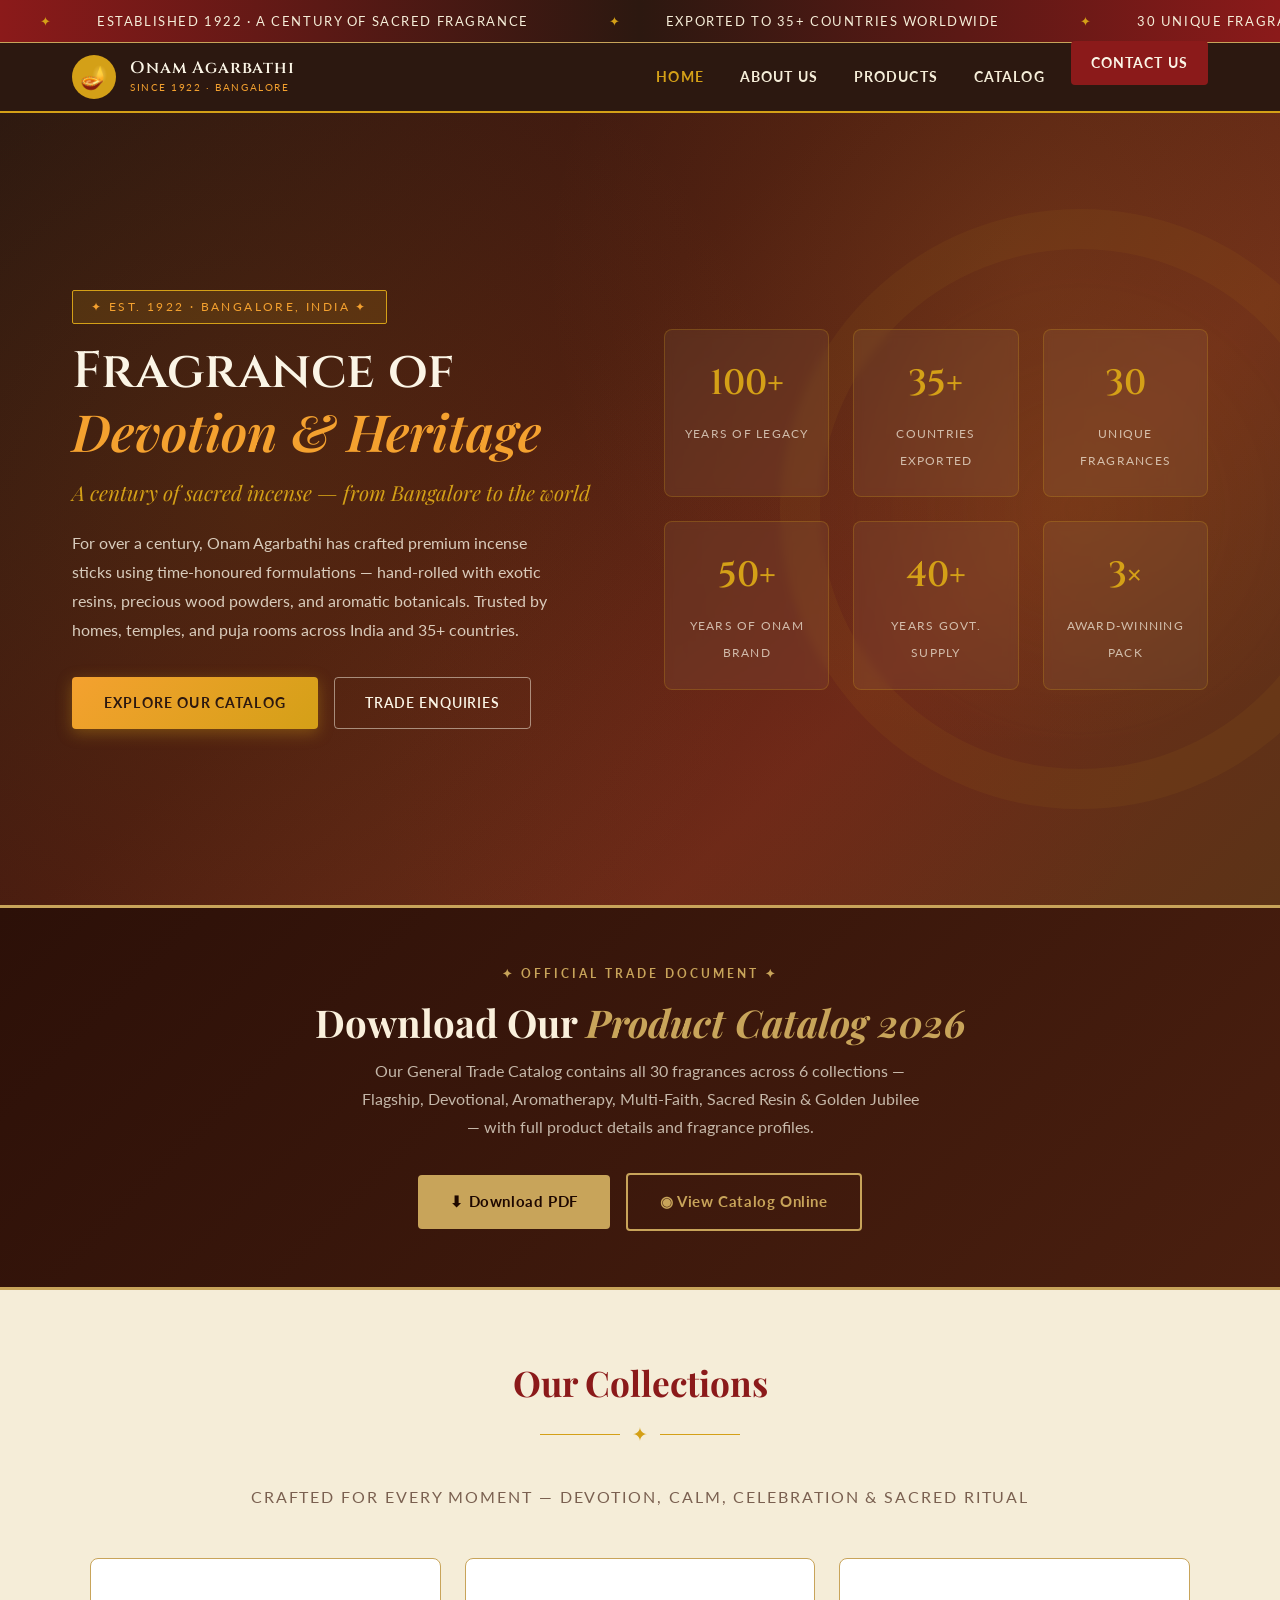
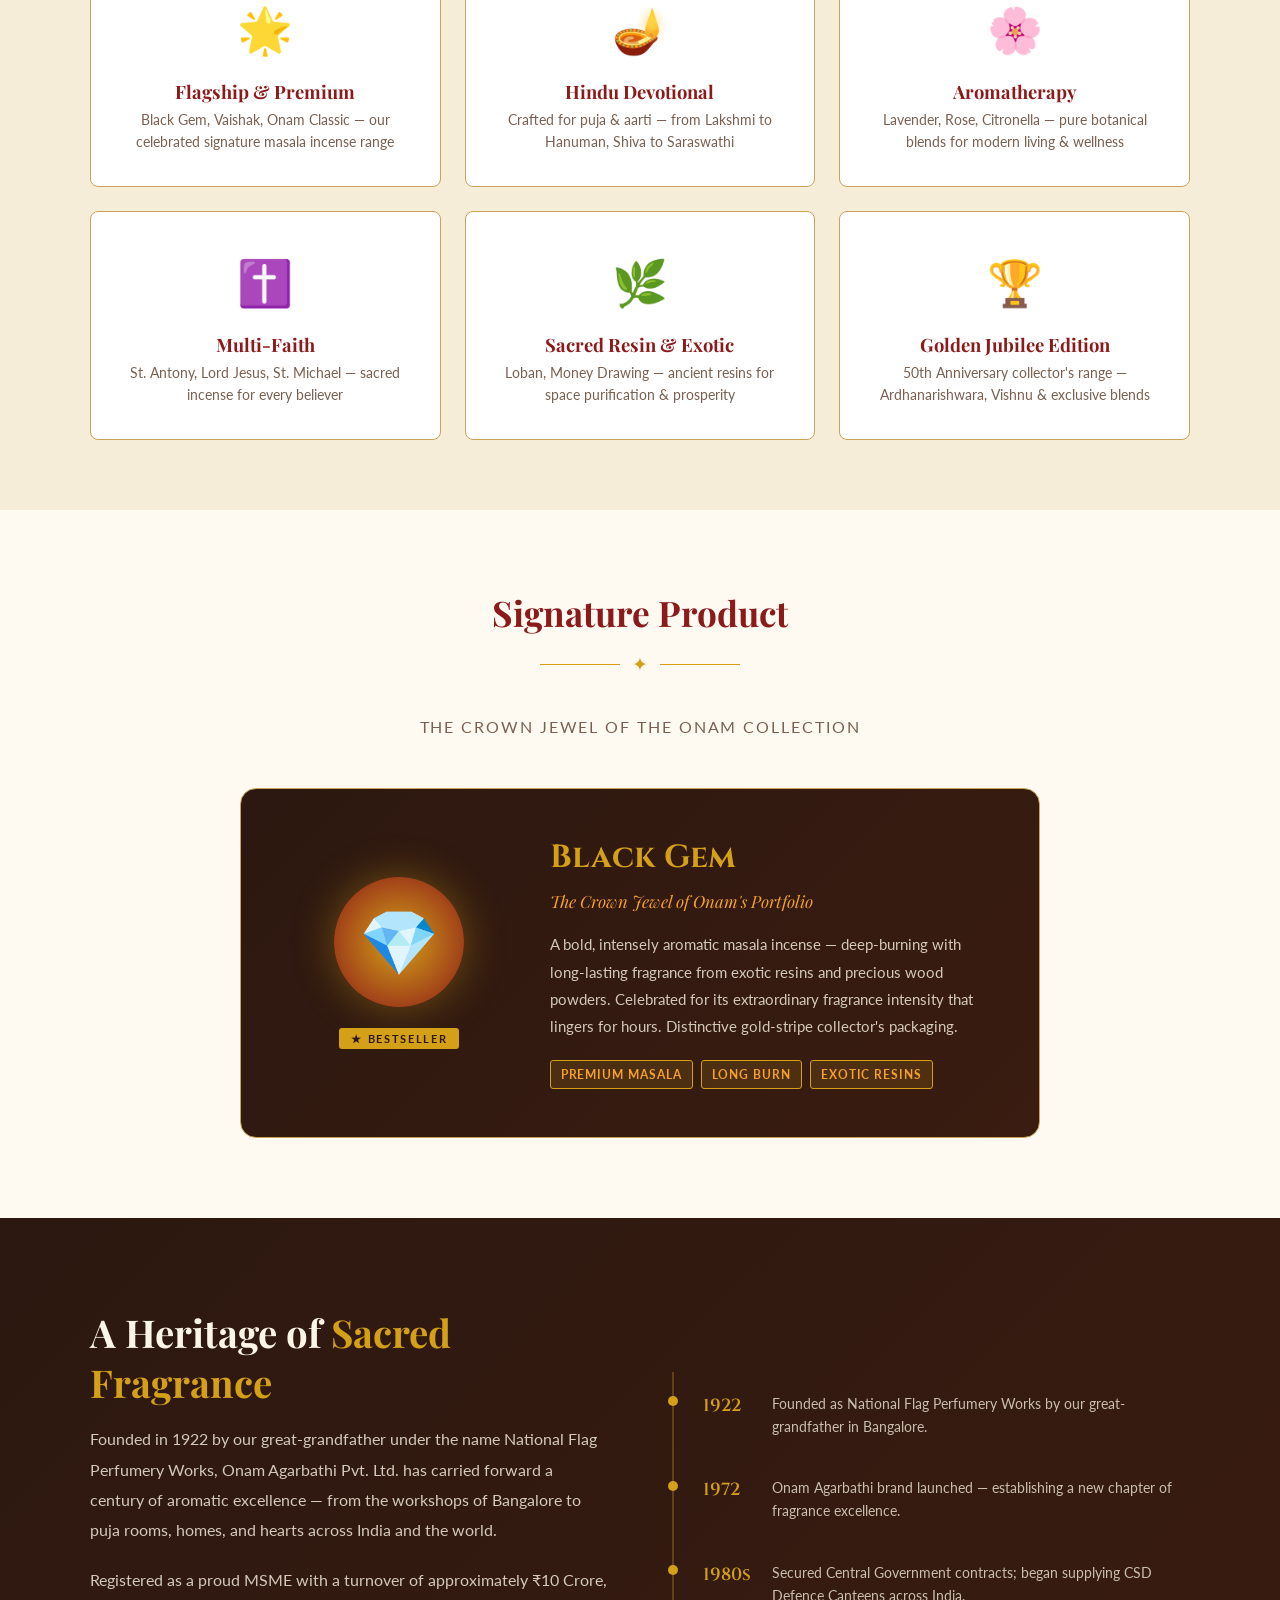
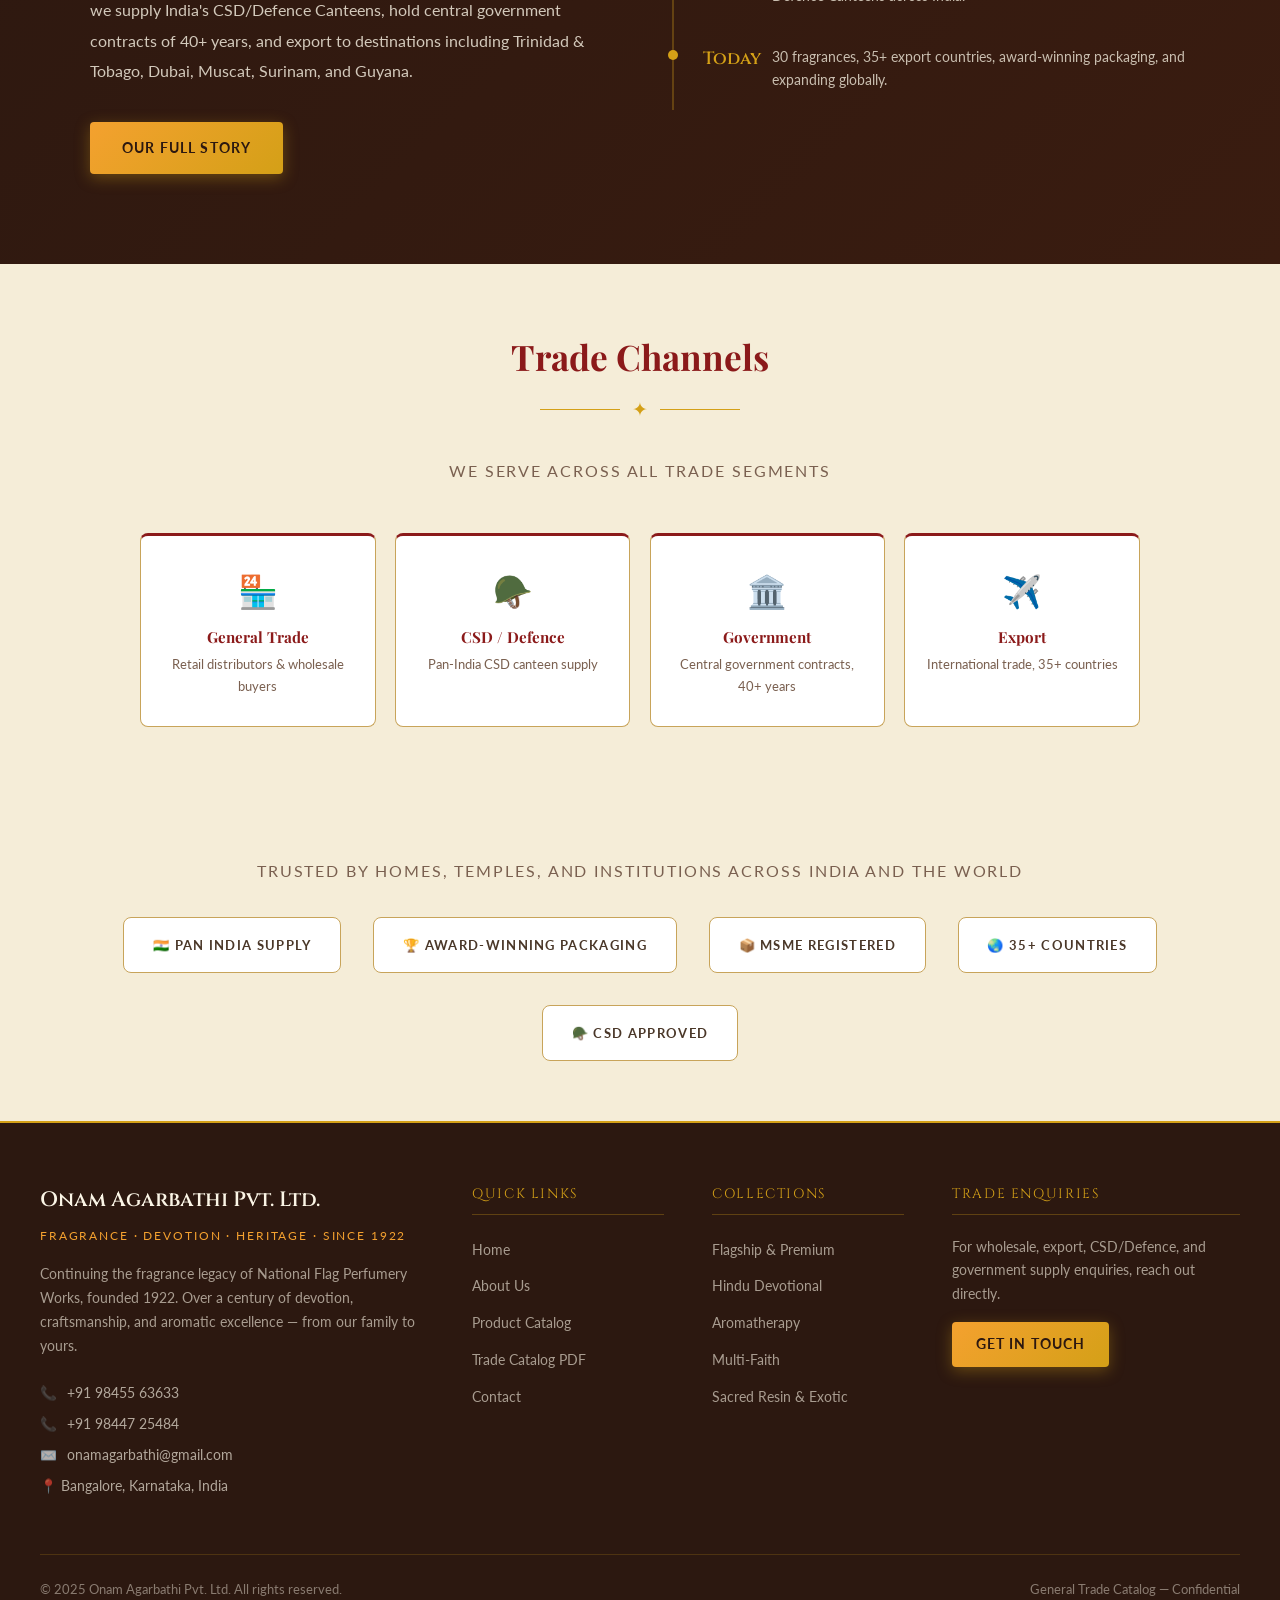
<file: index.html>
<!DOCTYPE html>
<html lang="en">
<head>
  <meta charset="UTF-8" />
  <meta name="viewport" content="width=device-width, initial-scale=1.0" />
  <title>Onam Agarbathi Pvt. Ltd. — Fragrance · Devotion · Heritage</title>
  <meta name="description" content="Onam Agarbathi Pvt. Ltd. — Over 50 years of sacred fragrance from Bangalore. Premium incense sticks exported to 35+ countries. Shop our catalog of 30 unique fragrances." />
  <link rel="stylesheet" href="css/style.css" />
</head>
<body>

<!-- ANNOUNCEMENT BAR -->
<div class="marquee-bar">
  <div class="marquee-inner">
    <span class="marquee-item"><span class="dot">✦</span> Established 1922 · A Century of Sacred Fragrance</span>
    <span class="marquee-item"><span class="dot">✦</span> Exported to 35+ Countries Worldwide</span>
    <span class="marquee-item"><span class="dot">✦</span> 30 Unique Fragrances — Flagship · Devotional · Aromatherapy</span>
    <span class="marquee-item"><span class="dot">✦</span> CSD &amp; Defence Canteen Supplier</span>
    <span class="marquee-item"><span class="dot">✦</span> Central Government Contractor — 40+ Years</span>
    <span class="marquee-item"><span class="dot">✦</span> Established 1922 · A Century of Sacred Fragrance</span>
    <span class="marquee-item"><span class="dot">✦</span> Exported to 35+ Countries Worldwide</span>
    <span class="marquee-item"><span class="dot">✦</span> 30 Unique Fragrances — Flagship · Devotional · Aromatherapy</span>
    <span class="marquee-item"><span class="dot">✦</span> CSD &amp; Defence Canteen Supplier</span>
    <span class="marquee-item"><span class="dot">✦</span> Central Government Contractor — 40+ Years</span>
  </div>
</div>

<!-- NAVBAR -->
<nav class="navbar">
  <div class="nav-inner">
    <a href="index.html" class="nav-brand">
      <div class="nav-logo-icon">🪔</div>
      <div class="nav-brand-text">
        <span class="nav-brand-name">Onam Agarbathi</span>
        <span class="nav-brand-tagline">Since 1922 · Bangalore</span>
      </div>
    </a>
    <ul class="nav-links">
      <li><a href="index.html" class="active">Home</a></li>
      <li><a href="about.html">About Us</a></li>
      <li><a href="products.html">Products</a></li>
      <li><a href="catalog.html">Catalog</a></li>
      <li><a href="contact.html" class="nav-cta">Contact Us</a></li>
    </ul>
    <div class="nav-toggle" aria-label="Menu">
      <span></span><span></span><span></span>
    </div>
  </div>
</nav>

<!-- HERO -->
<section class="hero">
  <div class="hero-bg-pattern"></div>
  <div class="hero-mandala"></div>
  <div class="hero-inner">
    <div class="hero-content">
      <span class="hero-badge">✦ Est. 1922 · Bangalore, India ✦</span>
      <h1 class="hero-title">
        Fragrance of<br/><em>Devotion &amp; Heritage</em>
      </h1>
      <p class="hero-subtitle">A century of sacred incense — from Bangalore to the world</p>
      <p class="hero-desc">
        For over a century, Onam Agarbathi has crafted premium incense sticks using time-honoured formulations — hand-rolled with exotic resins, precious wood powders, and aromatic botanicals. Trusted by homes, temples, and puja rooms across India and 35+ countries.
      </p>
      <div class="hero-buttons">
        <a href="products.html" class="btn-primary">Explore Our Catalog</a>
        <a href="contact.html" class="btn-outline">Trade Enquiries</a>
      </div>
    </div>
    <div>
      <div class="hero-stats">
        <div class="hero-stat">
          <span class="stat-number">100+</span>
          <span class="stat-label">Years of Legacy</span>
        </div>
        <div class="hero-stat">
          <span class="stat-number">35+</span>
          <span class="stat-label">Countries Exported</span>
        </div>
        <div class="hero-stat">
          <span class="stat-number">30</span>
          <span class="stat-label">Unique Fragrances</span>
        </div>
        <div class="hero-stat">
          <span class="stat-number">50+</span>
          <span class="stat-label">Years of Onam Brand</span>
        </div>
        <div class="hero-stat">
          <span class="stat-number">40+</span>
          <span class="stat-label">Years Govt. Supply</span>
        </div>
        <div class="hero-stat">
          <span class="stat-number">3×</span>
          <span class="stat-label">Award-Winning Pack</span>
        </div>
      </div>
    </div>
  </div>
</section>


<!-- CATALOG DOWNLOAD BAND -->
<section style="background: linear-gradient(135deg, #2C1008, #4A1F0F); padding: 56px 2rem; text-align: center; border-top: 3px solid #C8A45A; border-bottom: 3px solid #C8A45A;">
  <div style="max-width: 780px; margin: 0 auto;">
    <span style="font-size: 0.75rem; letter-spacing: 0.25em; text-transform: uppercase; color: #C8A45A; display: block; margin-bottom: 0.8rem; font-weight: 700;">✦ Official Trade Document ✦</span>
    <h2 style="font-family: 'Playfair Display', serif; font-size: clamp(1.6rem, 3.5vw, 2.4rem); color: #FAF0DC; margin-bottom: 0.6rem; font-weight: 700;">
      Download Our <em style="color: #C8A45A; font-style: italic;">Product Catalog 2026</em>
    </h2>
    <p style="color: rgba(251,245,230,0.72); font-size: 1rem; line-height: 1.75; max-width: 560px; margin: 0 auto 2rem;">
      Our General Trade Catalog contains all 30 fragrances across 6 collections — Flagship, Devotional, Aromatherapy, Multi-Faith, Sacred Resin &amp; Golden Jubilee — with full product details and fragrance profiles.
    </p>
    <div style="display: flex; flex-wrap: wrap; gap: 16px; justify-content: center; align-items: center;">
      <a href="Onam-Agarbathi-Catalog-2026.pdf" download="Onam-Agarbathi-Catalog-2026.pdf"
         style="display: inline-flex; align-items: center; gap: 10px; background: #C8A45A; color: #1E0800; font-weight: 700; font-size: 0.95rem; letter-spacing: 0.04em; padding: 14px 32px; border-radius: 4px; text-decoration: none;">
        ⬇ Download PDF
      </a>
      <a href="catalog.html"
         style="display: inline-flex; align-items: center; gap: 10px; background: transparent; color: #C8A45A; font-weight: 700; font-size: 0.95rem; letter-spacing: 0.04em; padding: 14px 32px; border-radius: 4px; border: 2px solid #C8A45A; text-decoration: none;">
        ◉ View Catalog Online
      </a>
    </div>
  </div>
</section>
<!-- CATEGORIES -->
<section class="categories-section">
  <div class="container">
    <h2 class="section-title">Our Collections</h2>
    <div class="section-divider"><span class="ornament">✦</span></div>
    <p class="section-subtitle">Crafted for every moment — devotion, calm, celebration &amp; sacred ritual</p>
    <div class="categories-grid">
      <a href="products.html?filter=flagship" class="category-card">
        <span class="category-icon">🌟</span>
        <h3>Flagship &amp; Premium</h3>
        <p>Black Gem, Vaishak, Onam Classic — our celebrated signature masala incense range</p>
      </a>
      <a href="products.html?filter=devotional" class="category-card">
        <span class="category-icon">🪔</span>
        <h3>Hindu Devotional</h3>
        <p>Crafted for puja &amp; aarti — from Lakshmi to Hanuman, Shiva to Saraswathi</p>
      </a>
      <a href="products.html?filter=aromatherapy" class="category-card">
        <span class="category-icon">🌸</span>
        <h3>Aromatherapy</h3>
        <p>Lavender, Rose, Citronella — pure botanical blends for modern living &amp; wellness</p>
      </a>
      <a href="products.html?filter=multifaith" class="category-card">
        <span class="category-icon">✝️</span>
        <h3>Multi-Faith</h3>
        <p>St. Antony, Lord Jesus, St. Michael — sacred incense for every believer</p>
      </a>
      <a href="products.html?filter=resin" class="category-card">
        <span class="category-icon">🌿</span>
        <h3>Sacred Resin &amp; Exotic</h3>
        <p>Loban, Money Drawing — ancient resins for space purification &amp; prosperity</p>
      </a>
      <a href="products.html" class="category-card">
        <span class="category-icon">🏆</span>
        <h3>Golden Jubilee Edition</h3>
        <p>50th Anniversary collector's range — Ardhanarishwara, Vishnu &amp; exclusive blends</p>
      </a>
    </div>
  </div>
</section>

<!-- SIGNATURE PRODUCT SPOTLIGHT -->
<section style="background: var(--warm-white); padding: 80px 2rem;">
  <div class="container">
    <h2 class="section-title">Signature Product</h2>
    <div class="section-divider"><span class="ornament">✦</span></div>
    <p class="section-subtitle">The crown jewel of the Onam collection</p>
    <div style="max-width: 800px; margin: 0 auto; background: linear-gradient(135deg, var(--dark-brown), #3A1C10); border-radius: 16px; padding: 3rem; display: grid; grid-template-columns: 1fr 2fr; gap: 2.5rem; align-items: center; border: 1px solid var(--border-gold);">
      <div style="text-align: center;">
        <div style="width: 130px; height: 130px; background: radial-gradient(circle, #D4A017, #8B1A1A); border-radius: 50%; display: flex; align-items: center; justify-content: center; font-size: 4rem; margin: 0 auto 1rem; box-shadow: 0 0 40px rgba(212,160,23,0.4);">💎</div>
        <span style="background: var(--gold); color: var(--dark-brown); font-size: 0.7rem; font-weight: 700; letter-spacing: 0.15em; text-transform: uppercase; padding: 4px 12px; border-radius: 3px;">★ Bestseller</span>
      </div>
      <div>
        <h3 style="font-family: 'Cinzel', serif; font-size: 2rem; color: var(--gold); margin-bottom: 0.5rem;">Black Gem</h3>
        <p style="font-family: 'Playfair Display', serif; font-style: italic; color: var(--saffron); margin-bottom: 1rem; font-size: 1.05rem;">The Crown Jewel of Onam's Portfolio</p>
        <p style="color: rgba(251,245,230,0.8); font-size: 0.95rem; line-height: 1.8; margin-bottom: 1.2rem;">A bold, intensely aromatic masala incense — deep-burning with long-lasting fragrance from exotic resins and precious wood powders. Celebrated for its extraordinary fragrance intensity that lingers for hours. Distinctive gold-stripe collector's packaging.</p>
        <div style="display: flex; gap: 8px; flex-wrap: wrap;">
          <span style="background: rgba(212,160,23,0.15); border: 1px solid var(--gold); color: var(--saffron); font-size: 0.72rem; font-weight: 700; letter-spacing: 0.08em; text-transform: uppercase; padding: 4px 10px; border-radius: 3px;">Premium Masala</span>
          <span style="background: rgba(212,160,23,0.15); border: 1px solid var(--gold); color: var(--saffron); font-size: 0.72rem; font-weight: 700; letter-spacing: 0.08em; text-transform: uppercase; padding: 4px 10px; border-radius: 3px;">Long Burn</span>
          <span style="background: rgba(212,160,23,0.15); border: 1px solid var(--gold); color: var(--saffron); font-size: 0.72rem; font-weight: 700; letter-spacing: 0.08em; text-transform: uppercase; padding: 4px 10px; border-radius: 3px;">Exotic Resins</span>
        </div>
      </div>
    </div>
  </div>
</section>

<!-- ABOUT SNIPPET -->
<section class="about-snippet">
  <div class="about-snippet-inner">
    <div>
      <h2>A Heritage of <span>Sacred Fragrance</span></h2>
      <p>
        Founded in 1922 by our great-grandfather under the name National Flag Perfumery Works, Onam Agarbathi Pvt. Ltd. has carried forward a century of aromatic excellence — from the workshops of Bangalore to puja rooms, homes, and hearts across India and the world.
      </p>
      <p>
        Registered as a proud MSME with a turnover of approximately ₹10 Crore, we supply India's CSD/Defence Canteens, hold central government contracts of 40+ years, and export to destinations including Trinidad &amp; Tobago, Dubai, Muscat, Surinam, and Guyana.
      </p>
      <a href="about.html" class="btn-primary" style="margin-top: 1rem;">Our Full Story</a>
    </div>
    <div class="heritage-timeline">
      <div class="timeline-item">
        <span class="timeline-year">1922</span>
        <span class="timeline-text">Founded as National Flag Perfumery Works by our great-grandfather in Bangalore.</span>
      </div>
      <div class="timeline-item">
        <span class="timeline-year">1972</span>
        <span class="timeline-text">Onam Agarbathi brand launched — establishing a new chapter of fragrance excellence.</span>
      </div>
      <div class="timeline-item">
        <span class="timeline-year">1980s</span>
        <span class="timeline-text">Secured Central Government contracts; began supplying CSD Defence Canteens across India.</span>
      </div>
      <div class="timeline-item">
        <span class="timeline-year">Today</span>
        <span class="timeline-text">30 fragrances, 35+ export countries, award-winning packaging, and expanding globally.</span>
      </div>
    </div>
  </div>
</section>

<!-- TRADE CHANNELS -->
<section class="trade-section">
  <div class="container">
    <h2 class="section-title">Trade Channels</h2>
    <div class="section-divider"><span class="ornament">✦</span></div>
    <p class="section-subtitle">We serve across all trade segments</p>
    <div class="trade-grid">
      <div class="trade-card">
        <span class="icon">🏪</span>
        <h4>General Trade</h4>
        <p>Retail distributors &amp; wholesale buyers</p>
      </div>
      <div class="trade-card">
        <span class="icon">🪖</span>
        <h4>CSD / Defence</h4>
        <p>Pan-India CSD canteen supply</p>
      </div>
      <div class="trade-card">
        <span class="icon">🏛️</span>
        <h4>Government</h4>
        <p>Central government contracts, 40+ years</p>
      </div>
      <div class="trade-card">
        <span class="icon">✈️</span>
        <h4>Export</h4>
        <p>International trade, 35+ countries</p>
      </div>
    </div>
  </div>
</section>

<!-- TRUST BAR -->
<section class="trust-section">
  <div class="container">
    <p class="section-subtitle" style="margin-bottom: 1.5rem;">Trusted by homes, temples, and institutions across India and the world</p>
    <div class="trust-logos">
      <div class="trust-item">🇮🇳 Pan India Supply</div>
      <div class="trust-item">🏆 Award-Winning Packaging</div>
      <div class="trust-item">📦 MSME Registered</div>
      <div class="trust-item">🌏 35+ Countries</div>
      <div class="trust-item">🪖 CSD Approved</div>
    </div>
  </div>
</section>

<!-- FOOTER -->
<footer>
  <div class="footer-inner">
    <div>
      <div class="footer-brand-name">Onam Agarbathi Pvt. Ltd.</div>
      <div class="footer-brand-tagline">Fragrance · Devotion · Heritage · Since 1922</div>
      <p class="footer-desc">
        Continuing the fragrance legacy of National Flag Perfumery Works, founded 1922. Over a century of devotion, craftsmanship, and aromatic excellence — from our family to yours.
      </p>
      <div class="footer-contact-item">📞 <a href="tel:+919845563633">+91 98455 63633</a></div>
      <div class="footer-contact-item">📞 <a href="tel:+919844725484">+91 98447 25484</a></div>
      <div class="footer-contact-item">✉️ <a href="mailto:onamagarbathi@gmail.com">onamagarbathi@gmail.com</a></div>
      <div class="footer-contact-item">📍 Bangalore, Karnataka, India</div>
    </div>
    <div>
      <div class="footer-heading">Quick Links</div>
      <ul class="footer-links">
        <li><a href="index.html">Home</a></li>
        <li><a href="about.html">About Us</a></li>
        <li><a href="products.html">Product Catalog</a></li>
        <li><a href="catalog.html">Trade Catalog PDF</a></li>
        <li><a href="contact.html">Contact</a></li>
      </ul>
    </div>
    <div>
      <div class="footer-heading">Collections</div>
      <ul class="footer-links">
        <li><a href="products.html?filter=flagship">Flagship &amp; Premium</a></li>
        <li><a href="products.html?filter=devotional">Hindu Devotional</a></li>
        <li><a href="products.html?filter=aromatherapy">Aromatherapy</a></li>
        <li><a href="products.html?filter=multifaith">Multi-Faith</a></li>
        <li><a href="products.html?filter=resin">Sacred Resin &amp; Exotic</a></li>
      </ul>
    </div>
    <div>
      <div class="footer-heading">Trade Enquiries</div>
      <p style="font-size: 0.88rem; color: rgba(251,245,230,0.6); line-height: 1.7; margin-bottom: 1rem;">
        For wholesale, export, CSD/Defence, and government supply enquiries, reach out directly.
      </p>
      <a href="contact.html" class="btn-primary" style="font-size: 0.85rem; padding: 11px 24px;">Get in Touch</a>
    </div>
  </div>
  <div class="footer-bottom">
    <p>© 2025 Onam Agarbathi Pvt. Ltd. All rights reserved.</p>
    <p>General Trade Catalog — Confidential</p>
  </div>
</footer>

<script src="js/main.js"></script>
</body>
</html>
</file>
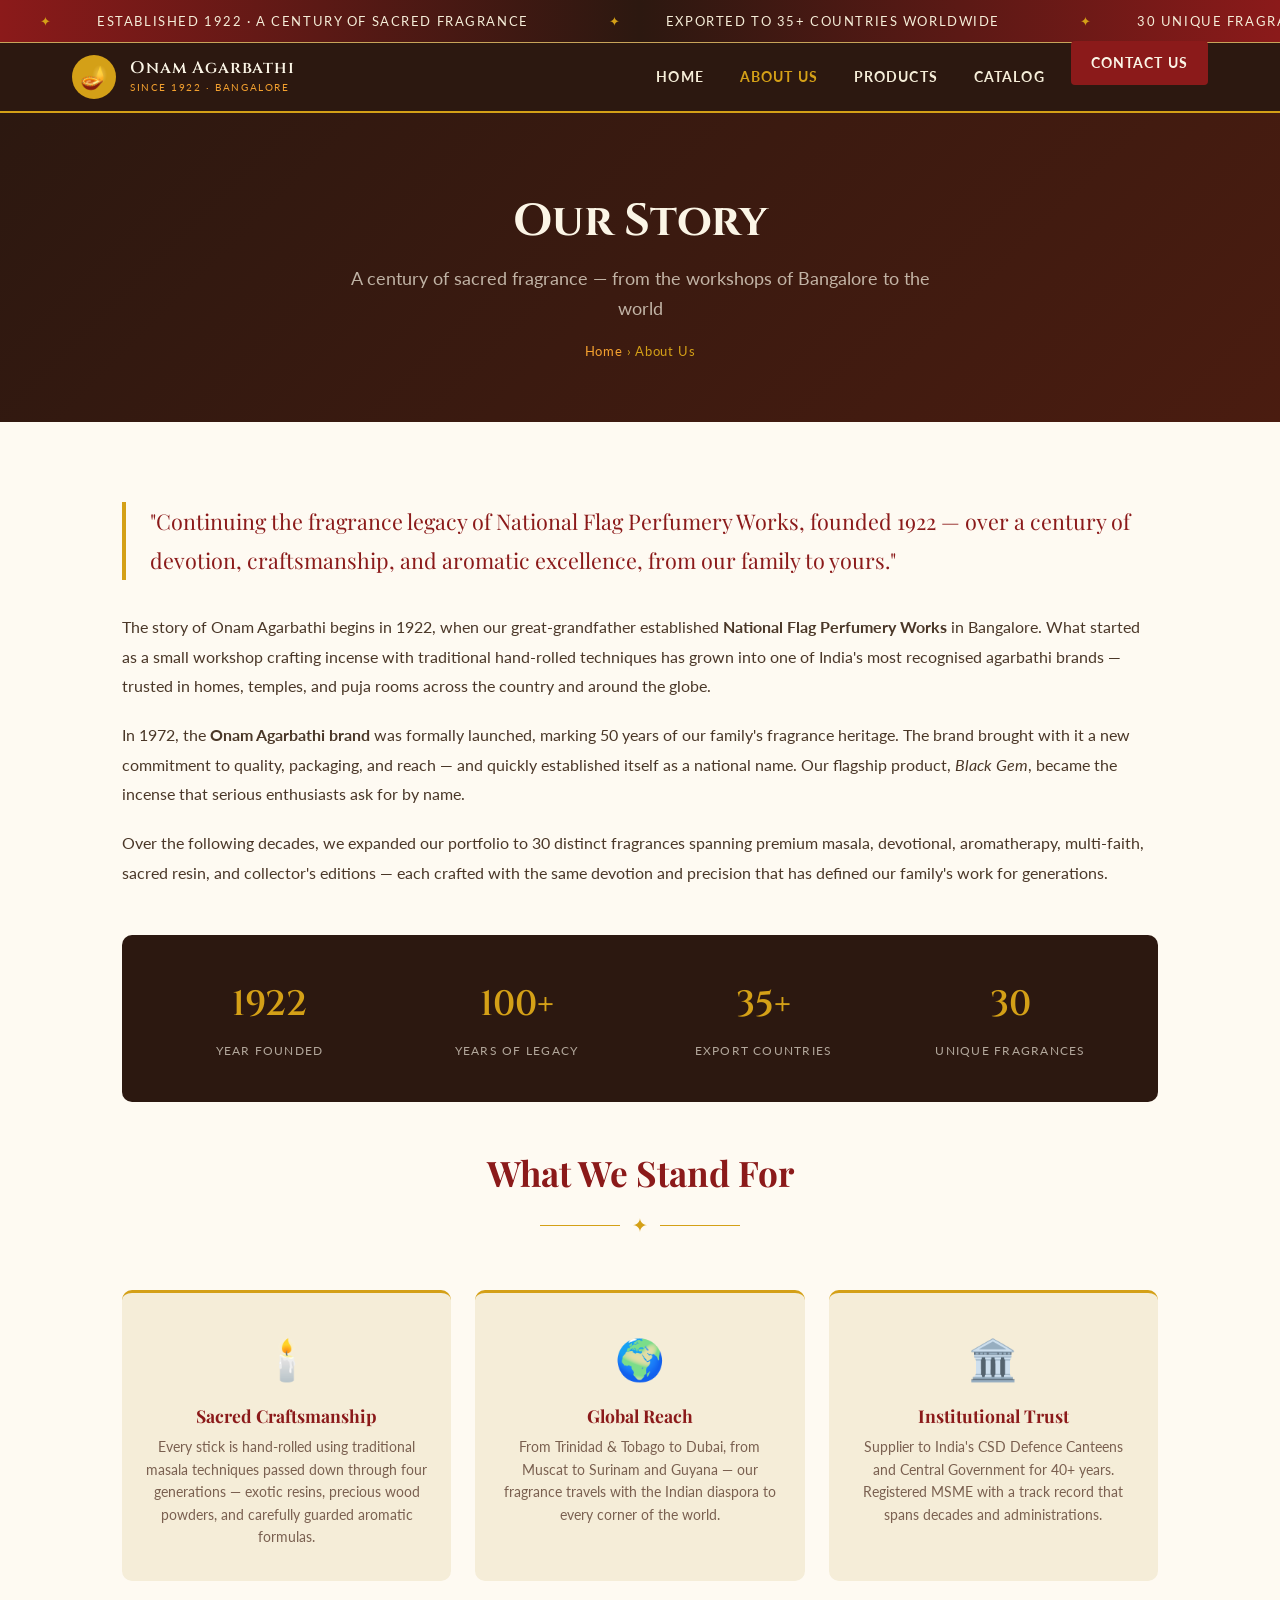
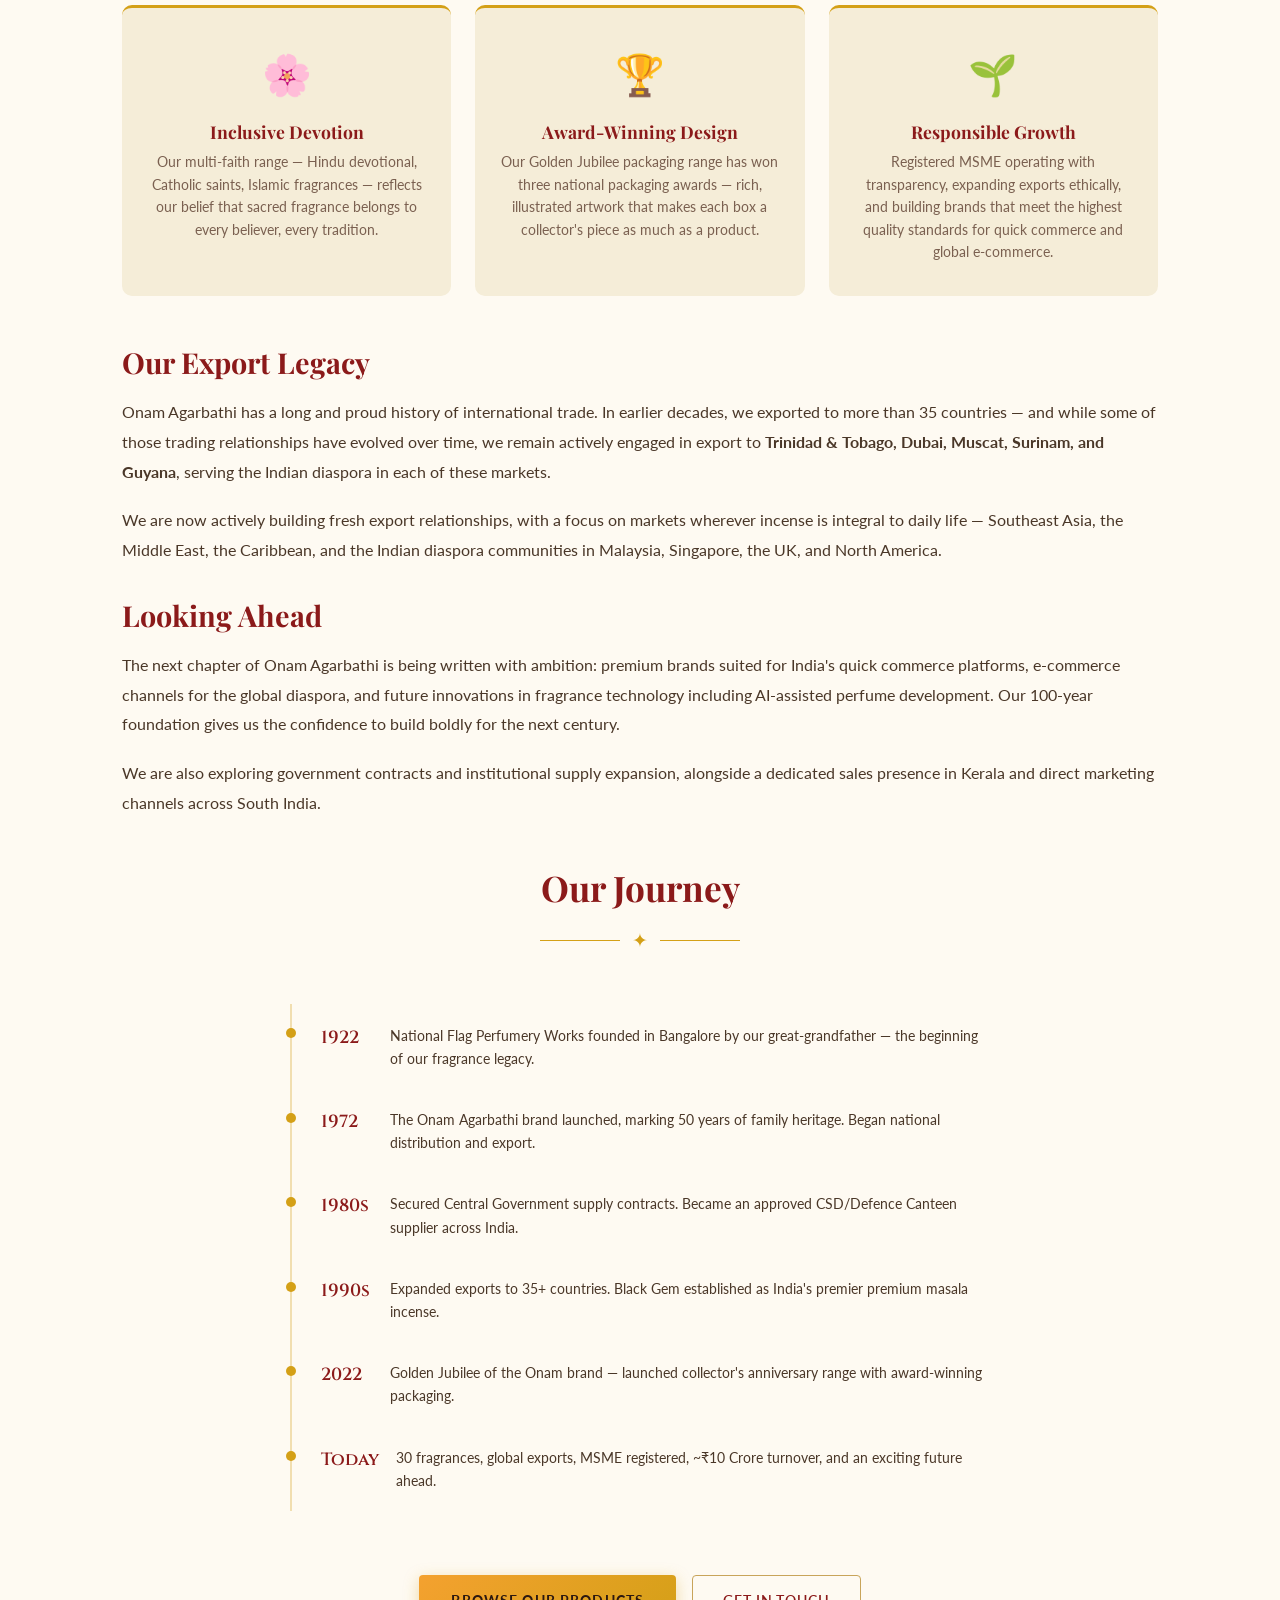
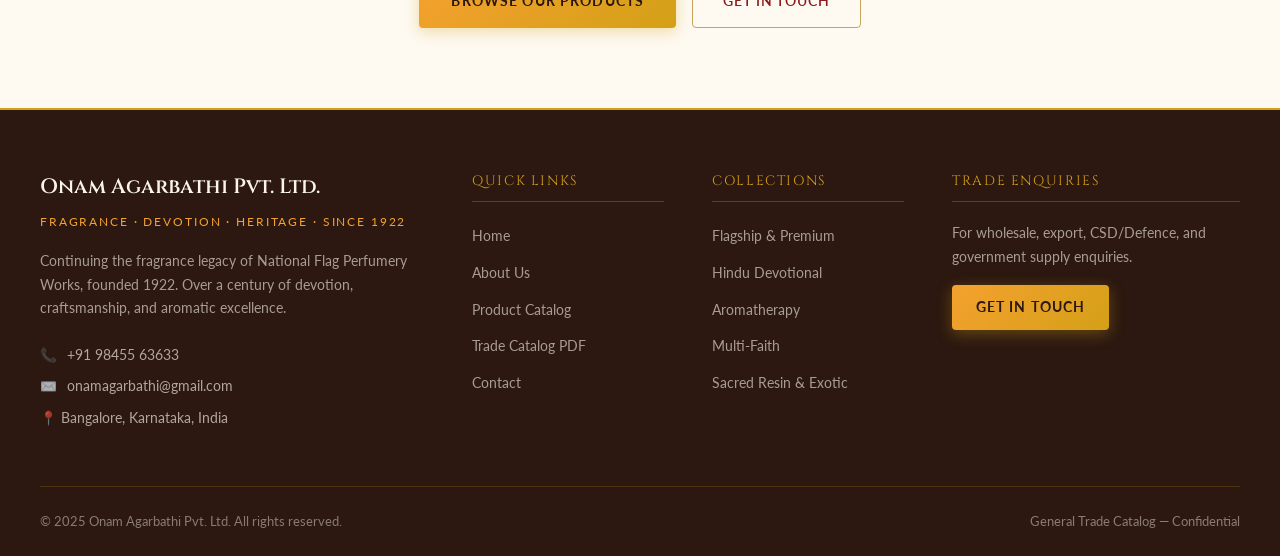
<file: about.html>
<!DOCTYPE html>
<html lang="en">
<head>
  <meta charset="UTF-8" />
  <meta name="viewport" content="width=device-width, initial-scale=1.0" />
  <title>About Us — Onam Agarbathi Pvt. Ltd.</title>
  <meta name="description" content="Learn about Onam Agarbathi's 100+ year heritage, founded in Bangalore in 1922. Our story of fragrance, devotion, and craftsmanship spanning generations." />
  <link rel="stylesheet" href="css/style.css" />
</head>
<body>

<!-- ANNOUNCEMENT BAR -->
<div class="marquee-bar">
  <div class="marquee-inner">
    <span class="marquee-item"><span class="dot">✦</span> Established 1922 · A Century of Sacred Fragrance</span>
    <span class="marquee-item"><span class="dot">✦</span> Exported to 35+ Countries Worldwide</span>
    <span class="marquee-item"><span class="dot">✦</span> 30 Unique Fragrances — Flagship · Devotional · Aromatherapy</span>
    <span class="marquee-item"><span class="dot">✦</span> CSD &amp; Defence Canteen Supplier</span>
    <span class="marquee-item"><span class="dot">✦</span> Central Government Contractor — 40+ Years</span>
    <span class="marquee-item"><span class="dot">✦</span> Established 1922 · A Century of Sacred Fragrance</span>
    <span class="marquee-item"><span class="dot">✦</span> Exported to 35+ Countries Worldwide</span>
    <span class="marquee-item"><span class="dot">✦</span> 30 Unique Fragrances — Flagship · Devotional · Aromatherapy</span>
    <span class="marquee-item"><span class="dot">✦</span> CSD &amp; Defence Canteen Supplier</span>
    <span class="marquee-item"><span class="dot">✦</span> Central Government Contractor — 40+ Years</span>
  </div>
</div>

<!-- NAVBAR -->
<nav class="navbar">
  <div class="nav-inner">
    <a href="index.html" class="nav-brand">
      <div class="nav-logo-icon">🪔</div>
      <div class="nav-brand-text">
        <span class="nav-brand-name">Onam Agarbathi</span>
        <span class="nav-brand-tagline">Since 1922 · Bangalore</span>
      </div>
    </a>
    <ul class="nav-links">
      <li><a href="index.html">Home</a></li>
      <li><a href="about.html" class="active">About Us</a></li>
      <li><a href="products.html">Products</a></li>
      <li><a href="catalog.html">Catalog</a></li>
      <li><a href="contact.html" class="nav-cta">Contact Us</a></li>
    </ul>
    <div class="nav-toggle"><span></span><span></span><span></span></div>
  </div>
</nav>

<!-- PAGE HERO -->
<div class="page-hero">
  <h1>Our Story</h1>
  <p>A century of sacred fragrance — from the workshops of Bangalore to the world</p>
  <div class="breadcrumb"><a href="index.html">Home</a> › About Us</div>
</div>

<!-- ABOUT CONTENT -->
<div class="about-full">

  <p class="about-lead">
    "Continuing the fragrance legacy of National Flag Perfumery Works, founded 1922 — over a century of devotion, craftsmanship, and aromatic excellence, from our family to yours."
  </p>

  <div class="about-body">
    <p>
      The story of Onam Agarbathi begins in 1922, when our great-grandfather established <strong>National Flag Perfumery Works</strong> in Bangalore. What started as a small workshop crafting incense with traditional hand-rolled techniques has grown into one of India's most recognised agarbathi brands — trusted in homes, temples, and puja rooms across the country and around the globe.
    </p>
    <p>
      In 1972, the <strong>Onam Agarbathi brand</strong> was formally launched, marking 50 years of our family's fragrance heritage. The brand brought with it a new commitment to quality, packaging, and reach — and quickly established itself as a national name. Our flagship product, <em>Black Gem</em>, became the incense that serious enthusiasts ask for by name.
    </p>
    <p>
      Over the following decades, we expanded our portfolio to 30 distinct fragrances spanning premium masala, devotional, aromatherapy, multi-faith, sacred resin, and collector's editions — each crafted with the same devotion and precision that has defined our family's work for generations.
    </p>
  </div>

  <!-- Stats Bar -->
  <div class="stats-bar">
    <div class="stat-item">
      <span class="stat-number">1922</span>
      <span class="stat-label">Year Founded</span>
    </div>
    <div class="stat-item">
      <span class="stat-number">100+</span>
      <span class="stat-label">Years of Legacy</span>
    </div>
    <div class="stat-item">
      <span class="stat-number">35+</span>
      <span class="stat-label">Export Countries</span>
    </div>
    <div class="stat-item">
      <span class="stat-number">30</span>
      <span class="stat-label">Unique Fragrances</span>
    </div>
  </div>

  <!-- Values -->
  <h2 class="section-title" style="margin-bottom: 0.5rem;">What We Stand For</h2>
  <div class="section-divider"><span class="ornament">✦</span></div>
  <div class="values-grid">
    <div class="value-card">
      <span class="value-icon">🕯️</span>
      <h3>Sacred Craftsmanship</h3>
      <p>Every stick is hand-rolled using traditional masala techniques passed down through four generations — exotic resins, precious wood powders, and carefully guarded aromatic formulas.</p>
    </div>
    <div class="value-card">
      <span class="value-icon">🌍</span>
      <h3>Global Reach</h3>
      <p>From Trinidad &amp; Tobago to Dubai, from Muscat to Surinam and Guyana — our fragrance travels with the Indian diaspora to every corner of the world.</p>
    </div>
    <div class="value-card">
      <span class="value-icon">🏛️</span>
      <h3>Institutional Trust</h3>
      <p>Supplier to India's CSD Defence Canteens and Central Government for 40+ years. Registered MSME with a track record that spans decades and administrations.</p>
    </div>
    <div class="value-card">
      <span class="value-icon">🌸</span>
      <h3>Inclusive Devotion</h3>
      <p>Our multi-faith range — Hindu devotional, Catholic saints, Islamic fragrances — reflects our belief that sacred fragrance belongs to every believer, every tradition.</p>
    </div>
    <div class="value-card">
      <span class="value-icon">🏆</span>
      <h3>Award-Winning Design</h3>
      <p>Our Golden Jubilee packaging range has won three national packaging awards — rich, illustrated artwork that makes each box a collector's piece as much as a product.</p>
    </div>
    <div class="value-card">
      <span class="value-icon">🌱</span>
      <h3>Responsible Growth</h3>
      <p>Registered MSME operating with transparency, expanding exports ethically, and building brands that meet the highest quality standards for quick commerce and global e-commerce.</p>
    </div>
  </div>

  <!-- Extended story -->
  <div class="about-body" style="margin-top: 3rem;">
    <h2 style="font-size: 1.8rem; color: var(--deep-red); margin-bottom: 1rem;">Our Export Legacy</h2>
    <p>
      Onam Agarbathi has a long and proud history of international trade. In earlier decades, we exported to more than 35 countries — and while some of those trading relationships have evolved over time, we remain actively engaged in export to <strong>Trinidad &amp; Tobago, Dubai, Muscat, Surinam, and Guyana</strong>, serving the Indian diaspora in each of these markets.
    </p>
    <p>
      We are now actively building fresh export relationships, with a focus on markets wherever incense is integral to daily life — Southeast Asia, the Middle East, the Caribbean, and the Indian diaspora communities in Malaysia, Singapore, the UK, and North America.
    </p>

    <h2 style="font-size: 1.8rem; color: var(--deep-red); margin: 2rem 0 1rem;">Looking Ahead</h2>
    <p>
      The next chapter of Onam Agarbathi is being written with ambition: premium brands suited for India's quick commerce platforms, e-commerce channels for the global diaspora, and future innovations in fragrance technology including AI-assisted perfume development. Our 100-year foundation gives us the confidence to build boldly for the next century.
    </p>
    <p>
      We are also exploring government contracts and institutional supply expansion, alongside a dedicated sales presence in Kerala and direct marketing channels across South India.
    </p>
  </div>

  <!-- Heritage timeline -->
  <h2 class="section-title" style="margin: 3rem 0 0.5rem;">Our Journey</h2>
  <div class="section-divider"><span class="ornament">✦</span></div>
  <div style="max-width: 700px; margin: 0 auto;">
    <div class="heritage-timeline" style="padding: 1rem 0;">
      <div class="timeline-item">
        <span class="timeline-year" style="color: var(--deep-red);">1922</span>
        <span class="timeline-text" style="color: var(--text-medium);">National Flag Perfumery Works founded in Bangalore by our great-grandfather — the beginning of our fragrance legacy.</span>
      </div>
      <div class="timeline-item">
        <span class="timeline-year" style="color: var(--deep-red);">1972</span>
        <span class="timeline-text" style="color: var(--text-medium);">The Onam Agarbathi brand launched, marking 50 years of family heritage. Began national distribution and export.</span>
      </div>
      <div class="timeline-item">
        <span class="timeline-year" style="color: var(--deep-red);">1980s</span>
        <span class="timeline-text" style="color: var(--text-medium);">Secured Central Government supply contracts. Became an approved CSD/Defence Canteen supplier across India.</span>
      </div>
      <div class="timeline-item">
        <span class="timeline-year" style="color: var(--deep-red);">1990s</span>
        <span class="timeline-text" style="color: var(--text-medium);">Expanded exports to 35+ countries. Black Gem established as India's premier premium masala incense.</span>
      </div>
      <div class="timeline-item">
        <span class="timeline-year" style="color: var(--deep-red);">2022</span>
        <span class="timeline-text" style="color: var(--text-medium);">Golden Jubilee of the Onam brand — launched collector's anniversary range with award-winning packaging.</span>
      </div>
      <div class="timeline-item">
        <span class="timeline-year" style="color: var(--deep-red);">Today</span>
        <span class="timeline-text" style="color: var(--text-medium);">30 fragrances, global exports, MSME registered, ~₹10 Crore turnover, and an exciting future ahead.</span>
      </div>
    </div>
  </div>

  <div style="text-align: center; margin-top: 3rem;">
    <a href="products.html" class="btn-primary">Browse Our Products</a>
    &nbsp;&nbsp;
    <a href="contact.html" class="btn-outline" style="color: var(--deep-red); border-color: var(--border-gold);">Get in Touch</a>
  </div>
</div>

<!-- FOOTER -->
<footer>
  <div class="footer-inner">
    <div>
      <div class="footer-brand-name">Onam Agarbathi Pvt. Ltd.</div>
      <div class="footer-brand-tagline">Fragrance · Devotion · Heritage · Since 1922</div>
      <p class="footer-desc">Continuing the fragrance legacy of National Flag Perfumery Works, founded 1922. Over a century of devotion, craftsmanship, and aromatic excellence.</p>
      <div class="footer-contact-item">📞 <a href="tel:+919845563633">+91 98455 63633</a></div>
      <div class="footer-contact-item">✉️ <a href="mailto:onamagarbathi@gmail.com">onamagarbathi@gmail.com</a></div>
      <div class="footer-contact-item">📍 Bangalore, Karnataka, India</div>
    </div>
    <div>
      <div class="footer-heading">Quick Links</div>
      <ul class="footer-links">
        <li><a href="index.html">Home</a></li>
        <li><a href="about.html">About Us</a></li>
        <li><a href="products.html">Product Catalog</a></li>
        <li><a href="catalog.html">Trade Catalog PDF</a></li>
        <li><a href="contact.html">Contact</a></li>
      </ul>
    </div>
    <div>
      <div class="footer-heading">Collections</div>
      <ul class="footer-links">
        <li><a href="products.html?filter=flagship">Flagship &amp; Premium</a></li>
        <li><a href="products.html?filter=devotional">Hindu Devotional</a></li>
        <li><a href="products.html?filter=aromatherapy">Aromatherapy</a></li>
        <li><a href="products.html?filter=multifaith">Multi-Faith</a></li>
        <li><a href="products.html?filter=resin">Sacred Resin &amp; Exotic</a></li>
      </ul>
    </div>
    <div>
      <div class="footer-heading">Trade Enquiries</div>
      <p style="font-size: 0.88rem; color: rgba(251,245,230,0.6); line-height: 1.7; margin-bottom: 1rem;">For wholesale, export, CSD/Defence, and government supply enquiries.</p>
      <a href="contact.html" class="btn-primary" style="font-size: 0.85rem; padding: 11px 24px;">Get in Touch</a>
    </div>
  </div>
  <div class="footer-bottom">
    <p>© 2025 Onam Agarbathi Pvt. Ltd. All rights reserved.</p>
    <p>General Trade Catalog — Confidential</p>
  </div>
</footer>

<script src="js/main.js"></script>
</body>
</html>
</file>
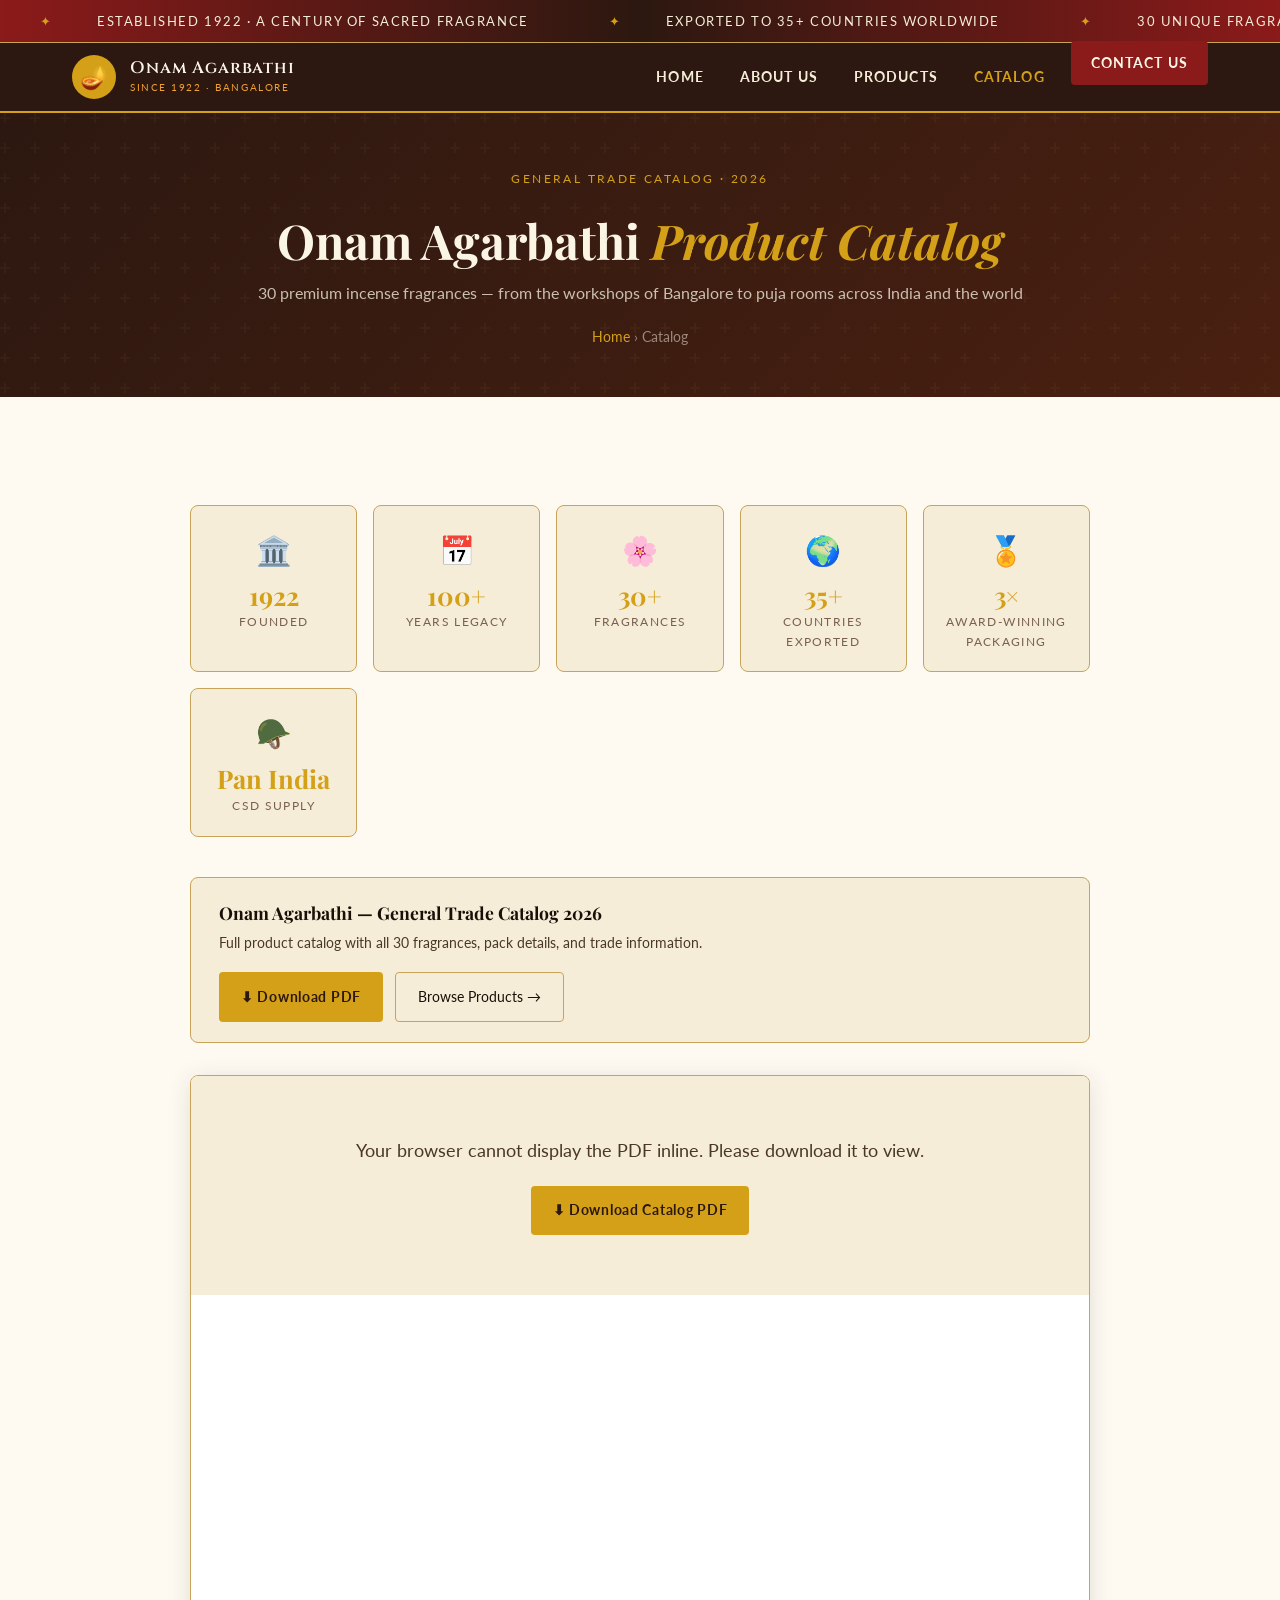
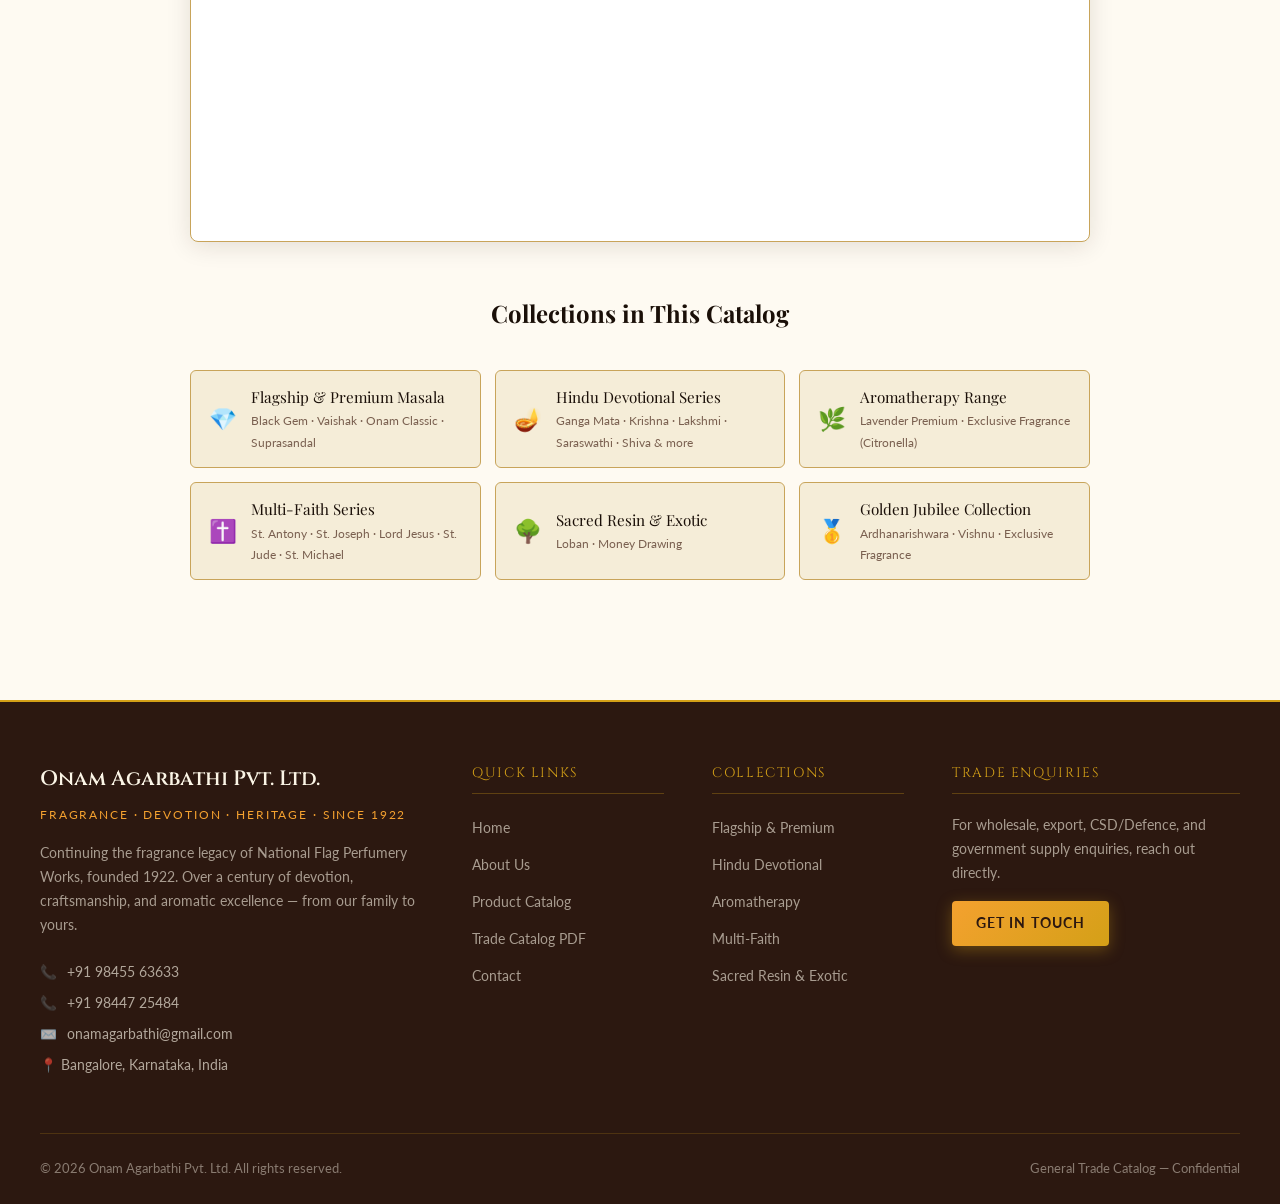
<file: catalog.html>
<!DOCTYPE html>
<html lang="en">
<head>
  <meta charset="UTF-8" />
  <meta name="viewport" content="width=device-width, initial-scale=1.0" />
  <title>General Trade Catalog 2026 — Onam Agarbathi Pvt. Ltd.</title>
  <meta name="description" content="Download or view the official Onam Agarbathi General Trade Catalog 2026. 30 premium incense fragrances — Flagship, Devotional, Aromatherapy, Multi-Faith, Sacred Resin and Golden Jubilee collections." />
  <link rel="stylesheet" href="css/style.css" />
  <style>
    .catalog-page {
      padding: 60px 2rem 80px;
    }
    .catalog-hero-bar {
      background: linear-gradient(135deg, var(--dark-brown), #4A2010);
      color: var(--ivory);
      text-align: center;
      padding: 56px 2rem 48px;
      position: relative;
      overflow: hidden;
    }
    .catalog-hero-bar::before {
      content: '';
      position: absolute;
      inset: 0;
      background: url("data:image/svg+xml,%3Csvg width='60' height='60' viewBox='0 0 60 60' xmlns='http://www.w3.org/2000/svg'%3E%3Cg fill='none' fill-rule='evenodd'%3E%3Cg fill='%23C8A45A' fill-opacity='0.05'%3E%3Cpath d='M36 34v-4h-2v4h-4v2h4v4h2v-4h4v-2h-4zm0-30V0h-2v4h-4v2h4v4h2V6h4V4h-4zM6 34v-4H4v4H0v2h4v4h2v-4h4v-2H6zM6 4V0H4v4H0v2h4v4h2V6h4V4H6z'/%3E%3C/g%3E%3C/g%3E%3C/svg%3E");
      pointer-events: none;
    }
    .catalog-hero-bar h1 {
      font-family: 'Playfair Display', serif;
      font-size: clamp(1.8rem, 4vw, 3rem);
      color: var(--ivory);
      margin-bottom: 0.5rem;
    }
    .catalog-hero-bar h1 em {
      color: var(--gold);
      font-style: italic;
    }
    .catalog-hero-bar p {
      font-size: 1rem;
      color: rgba(251,245,230,0.75);
      margin-bottom: 0.5rem;
    }
    .catalog-eyebrow {
      font-size: 0.75rem;
      letter-spacing: 0.2em;
      text-transform: uppercase;
      color: var(--gold);
      margin-bottom: 1.2rem;
      display: block;
    }
    .breadcrumb-bar {
      font-size: 0.85rem;
      color: rgba(251,245,230,0.5);
      margin-top: 1.2rem;
    }
    .breadcrumb-bar a { color: var(--gold); text-decoration: none; }

    /* Download & action strip */
    .catalog-actions {
      background: var(--cream);
      border: 1px solid var(--border-gold);
      border-radius: 8px;
      padding: 20px 28px;
      display: flex;
      flex-wrap: wrap;
      align-items: center;
      justify-content: space-between;
      gap: 16px;
      max-width: 900px;
      margin: 40px auto 32px;
    }
    .catalog-actions-info {
      font-size: 0.9rem;
      color: var(--text-medium);
    }
    .catalog-actions-info strong {
      color: var(--text-dark);
      display: block;
      font-family: 'Playfair Display', serif;
      font-size: 1.1rem;
      margin-bottom: 4px;
    }
    .catalog-btn-group {
      display: flex;
      gap: 12px;
      flex-wrap: wrap;
    }
    .btn-download {
      display: inline-flex;
      align-items: center;
      gap: 8px;
      background: var(--gold);
      color: var(--dark-brown);
      font-weight: 700;
      font-size: 0.9rem;
      letter-spacing: 0.05em;
      padding: 12px 22px;
      border-radius: 4px;
      text-decoration: none;
      transition: background 0.2s, transform 0.2s;
    }
    .btn-download:hover {
      background: var(--dark-gold);
      transform: translateY(-1px);
    }
    .btn-outline-dark {
      display: inline-flex;
      align-items: center;
      gap: 8px;
      border: 1.5px solid var(--border-gold);
      color: var(--text-dark);
      font-size: 0.9rem;
      padding: 12px 22px;
      border-radius: 4px;
      text-decoration: none;
      transition: background 0.2s;
    }
    .btn-outline-dark:hover {
      background: rgba(200, 164, 90, 0.12);
    }

    /* PDF Viewer */
    .pdf-wrapper {
      max-width: 900px;
      margin: 0 auto;
      background: #fff;
      border: 1px solid var(--border-gold);
      border-radius: 8px;
      overflow: hidden;
      box-shadow: 0 4px 24px rgba(44, 24, 16, 0.12);
    }
    .pdf-embed {
      display: block;
      width: 100%;
      height: 85vh;
      min-height: 600px;
      border: none;
    }
    .pdf-fallback {
      display: none;
      text-align: center;
      padding: 60px 2rem;
      background: var(--cream);
    }
    .pdf-fallback p {
      margin-bottom: 20px;
      color: var(--text-medium);
    }

    /* Catalog highlights grid */
    .catalog-highlights {
      max-width: 900px;
      margin: 48px auto 16px;
    }
    .catalog-highlights h2 {
      font-family: 'Playfair Display', serif;
      font-size: 1.5rem;
      color: var(--text-dark);
      margin-bottom: 24px;
      text-align: center;
    }
    .highlights-grid {
      display: grid;
      grid-template-columns: repeat(auto-fit, minmax(160px, 1fr));
      gap: 16px;
    }
    .highlight-card {
      background: var(--cream);
      border: 1px solid var(--border-gold);
      border-radius: 8px;
      padding: 20px 16px;
      text-align: center;
    }
    .highlight-card .h-icon { font-size: 1.8rem; margin-bottom: 8px; }
    .highlight-card .h-num {
      font-family: 'Playfair Display', serif;
      font-size: 1.6rem;
      color: var(--gold);
      font-weight: 700;
      line-height: 1;
    }
    .highlight-card .h-lbl {
      font-size: 0.72rem;
      letter-spacing: 0.12em;
      text-transform: uppercase;
      color: var(--text-light);
      margin-top: 4px;
    }

    /* Category list */
    .catalog-categories {
      max-width: 900px;
      margin: 40px auto;
      display: grid;
      grid-template-columns: repeat(auto-fit, minmax(260px, 1fr));
      gap: 14px;
    }
    .cat-item {
      display: flex;
      align-items: center;
      gap: 14px;
      background: var(--cream);
      border: 1px solid var(--border-gold);
      border-radius: 6px;
      padding: 14px 18px;
      text-decoration: none;
      color: var(--text-dark);
      transition: background 0.2s, transform 0.15s;
    }
    .cat-item:hover {
      background: rgba(200,164,90,0.12);
      transform: translateX(3px);
    }
    .cat-item .cat-icon { font-size: 1.4rem; }
    .cat-item .cat-name {
      font-family: 'Playfair Display', serif;
      font-size: 0.95rem;
      color: var(--text-dark);
    }
    .cat-item .cat-count {
      font-size: 0.78rem;
      color: var(--text-light);
    }

    @media (max-width: 640px) {
      .catalog-actions { flex-direction: column; align-items: flex-start; }
      .pdf-embed { height: 60vh; }
    }
  </style>
</head>
<body>

<!-- ANNOUNCEMENT BAR -->
<div class="marquee-bar">
  <div class="marquee-inner">
    <span class="marquee-item"><span class="dot">✦</span> Established 1922 · A Century of Sacred Fragrance</span>
    <span class="marquee-item"><span class="dot">✦</span> Exported to 35+ Countries Worldwide</span>
    <span class="marquee-item"><span class="dot">✦</span> 30 Unique Fragrances — Flagship · Devotional · Aromatherapy</span>
    <span class="marquee-item"><span class="dot">✦</span> CSD &amp; Defence Canteen Supplier</span>
    <span class="marquee-item"><span class="dot">✦</span> Central Government Contractor — 40+ Years</span>
    <span class="marquee-item"><span class="dot">✦</span> Established 1922 · A Century of Sacred Fragrance</span>
    <span class="marquee-item"><span class="dot">✦</span> Exported to 35+ Countries Worldwide</span>
    <span class="marquee-item"><span class="dot">✦</span> 30 Unique Fragrances — Flagship · Devotional · Aromatherapy</span>
    <span class="marquee-item"><span class="dot">✦</span> CSD &amp; Defence Canteen Supplier</span>
    <span class="marquee-item"><span class="dot">✦</span> Central Government Contractor — 40+ Years</span>
  </div>
</div>

<!-- NAVBAR -->
<nav class="navbar">
  <div class="nav-inner">
    <a href="index.html" class="nav-brand">
      <div class="nav-logo-icon">🪔</div>
      <div class="nav-brand-text">
        <span class="nav-brand-name">Onam Agarbathi</span>
        <span class="nav-brand-tagline">Since 1922 · Bangalore</span>
      </div>
    </a>
    <ul class="nav-links">
      <li><a href="index.html">Home</a></li>
      <li><a href="about.html">About Us</a></li>
      <li><a href="products.html">Products</a></li>
      <li><a href="catalog.html" class="active">Catalog</a></li>
      <li><a href="contact.html" class="nav-cta">Contact Us</a></li>
    </ul>
    <div class="nav-toggle" aria-label="Menu">
      <span></span><span></span><span></span>
    </div>
  </div>
</nav>

<!-- CATALOG HERO -->
<div class="catalog-hero-bar">
  <span class="catalog-eyebrow">General Trade Catalog · 2026</span>
  <h1>Onam Agarbathi <em>Product Catalog</em></h1>
  <p>30 premium incense fragrances — from the workshops of Bangalore to puja rooms across India and the world</p>
  <div class="breadcrumb-bar"><a href="index.html">Home</a> › <span>Catalog</span></div>
</div>

<!-- MAIN CONTENT -->
<section class="catalog-page">

  <!-- Stats highlights -->
  <div class="catalog-highlights">
    <div class="highlights-grid">
      <div class="highlight-card">
        <div class="h-icon">🏛️</div>
        <div class="h-num">1922</div>
        <div class="h-lbl">Founded</div>
      </div>
      <div class="highlight-card">
        <div class="h-icon">📅</div>
        <div class="h-num">100+</div>
        <div class="h-lbl">Years Legacy</div>
      </div>
      <div class="highlight-card">
        <div class="h-icon">🌸</div>
        <div class="h-num">30+</div>
        <div class="h-lbl">Fragrances</div>
      </div>
      <div class="highlight-card">
        <div class="h-icon">🌍</div>
        <div class="h-num">35+</div>
        <div class="h-lbl">Countries Exported</div>
      </div>
      <div class="highlight-card">
        <div class="h-icon">🏅</div>
        <div class="h-num">3×</div>
        <div class="h-lbl">Award-Winning Packaging</div>
      </div>
      <div class="highlight-card">
        <div class="h-icon">🪖</div>
        <div class="h-num">Pan India</div>
        <div class="h-lbl">CSD Supply</div>
      </div>
    </div>
  </div>

  <!-- Download action bar -->
  <div class="catalog-actions">
    <div class="catalog-actions-info">
      <strong>Onam Agarbathi — General Trade Catalog 2026</strong>
      Full product catalog with all 30 fragrances, pack details, and trade information.
    </div>
    <div class="catalog-btn-group">
      <a href="Onam-Agarbathi-Catalog-2026.pdf" download="Onam-Agarbathi-Catalog-2026.pdf" class="btn-download">
        ⬇ Download PDF
      </a>
      <a href="products.html" class="btn-outline-dark">
        Browse Products →
      </a>
    </div>
  </div>

  <!-- PDF Viewer -->
  <div class="pdf-wrapper">
    <object class="pdf-embed" data="Onam-Agarbathi-Catalog-2026.pdf" type="application/pdf">
      <div class="pdf-fallback" style="display:block; padding:60px 2rem; text-align:center; background:var(--cream);">
        <p style="font-size:1.1rem; color:var(--text-medium); margin-bottom:20px;">
          Your browser cannot display the PDF inline. Please download it to view.
        </p>
        <a href="Onam-Agarbathi-Catalog-2026.pdf" download="Onam-Agarbathi-Catalog-2026.pdf" class="btn-download" style="display:inline-flex;">
          ⬇ Download Catalog PDF
        </a>
      </div>
    </object>
  </div>

  <!-- Category overview -->
  <div class="catalog-highlights" style="margin-top:56px;">
    <h2>Collections in This Catalog</h2>
    <div class="catalog-categories">
      <a href="products.html?filter=flagship" class="cat-item">
        <span class="cat-icon">💎</span>
        <div>
          <div class="cat-name">Flagship &amp; Premium Masala</div>
          <div class="cat-count">Black Gem · Vaishak · Onam Classic · Suprasandal</div>
        </div>
      </a>
      <a href="products.html?filter=devotional" class="cat-item">
        <span class="cat-icon">🪔</span>
        <div>
          <div class="cat-name">Hindu Devotional Series</div>
          <div class="cat-count">Ganga Mata · Krishna · Lakshmi · Saraswathi · Shiva &amp; more</div>
        </div>
      </a>
      <a href="products.html?filter=aromatherapy" class="cat-item">
        <span class="cat-icon">🌿</span>
        <div>
          <div class="cat-name">Aromatherapy Range</div>
          <div class="cat-count">Lavender Premium · Exclusive Fragrance (Citronella)</div>
        </div>
      </a>
      <a href="products.html?filter=multifaith" class="cat-item">
        <span class="cat-icon">✝️</span>
        <div>
          <div class="cat-name">Multi-Faith Series</div>
          <div class="cat-count">St. Antony · St. Joseph · Lord Jesus · St. Jude · St. Michael</div>
        </div>
      </a>
      <a href="products.html?filter=resin" class="cat-item">
        <span class="cat-icon">🌳</span>
        <div>
          <div class="cat-name">Sacred Resin &amp; Exotic</div>
          <div class="cat-count">Loban · Money Drawing</div>
        </div>
      </a>
      <a href="products.html?filter=jubilee" class="cat-item">
        <span class="cat-icon">🥇</span>
        <div>
          <div class="cat-name">Golden Jubilee Collection</div>
          <div class="cat-count">Ardhanarishwara · Vishnu · Exclusive Fragrance</div>
        </div>
      </a>
    </div>
  </div>

</section>

<!-- FOOTER -->
<footer>
  <div class="footer-inner">
    <div>
      <div class="footer-brand-name">Onam Agarbathi Pvt. Ltd.</div>
      <div class="footer-brand-tagline">Fragrance · Devotion · Heritage · Since 1922</div>
      <p class="footer-desc">
        Continuing the fragrance legacy of National Flag Perfumery Works, founded 1922. Over a century of devotion, craftsmanship, and aromatic excellence — from our family to yours.
      </p>
      <div class="footer-contact-item">📞 <a href="tel:+919845563633">+91 98455 63633</a></div>
      <div class="footer-contact-item">📞 <a href="tel:+919844725484">+91 98447 25484</a></div>
      <div class="footer-contact-item">✉️ <a href="mailto:onamagarbathi@gmail.com">onamagarbathi@gmail.com</a></div>
      <div class="footer-contact-item">📍 Bangalore, Karnataka, India</div>
    </div>
    <div>
      <div class="footer-heading">Quick Links</div>
      <ul class="footer-links">
        <li><a href="index.html">Home</a></li>
        <li><a href="about.html">About Us</a></li>
        <li><a href="products.html">Product Catalog</a></li>
        <li><a href="catalog.html">Trade Catalog PDF</a></li>
        <li><a href="contact.html">Contact</a></li>
      </ul>
    </div>
    <div>
      <div class="footer-heading">Collections</div>
      <ul class="footer-links">
        <li><a href="products.html?filter=flagship">Flagship &amp; Premium</a></li>
        <li><a href="products.html?filter=devotional">Hindu Devotional</a></li>
        <li><a href="products.html?filter=aromatherapy">Aromatherapy</a></li>
        <li><a href="products.html?filter=multifaith">Multi-Faith</a></li>
        <li><a href="products.html?filter=resin">Sacred Resin &amp; Exotic</a></li>
      </ul>
    </div>
    <div>
      <div class="footer-heading">Trade Enquiries</div>
      <p style="font-size: 0.88rem; color: rgba(251,245,230,0.6); line-height: 1.7; margin-bottom: 1rem;">
        For wholesale, export, CSD/Defence, and government supply enquiries, reach out directly.
      </p>
      <a href="contact.html" class="btn-primary" style="font-size: 0.85rem; padding: 11px 24px;">Get in Touch</a>
    </div>
  </div>
  <div class="footer-bottom">
    <p>© 2026 Onam Agarbathi Pvt. Ltd. All rights reserved.</p>
    <p>General Trade Catalog — Confidential</p>
  </div>
</footer>

<script src="js/main.js"></script>
</body>
</html>
</file>
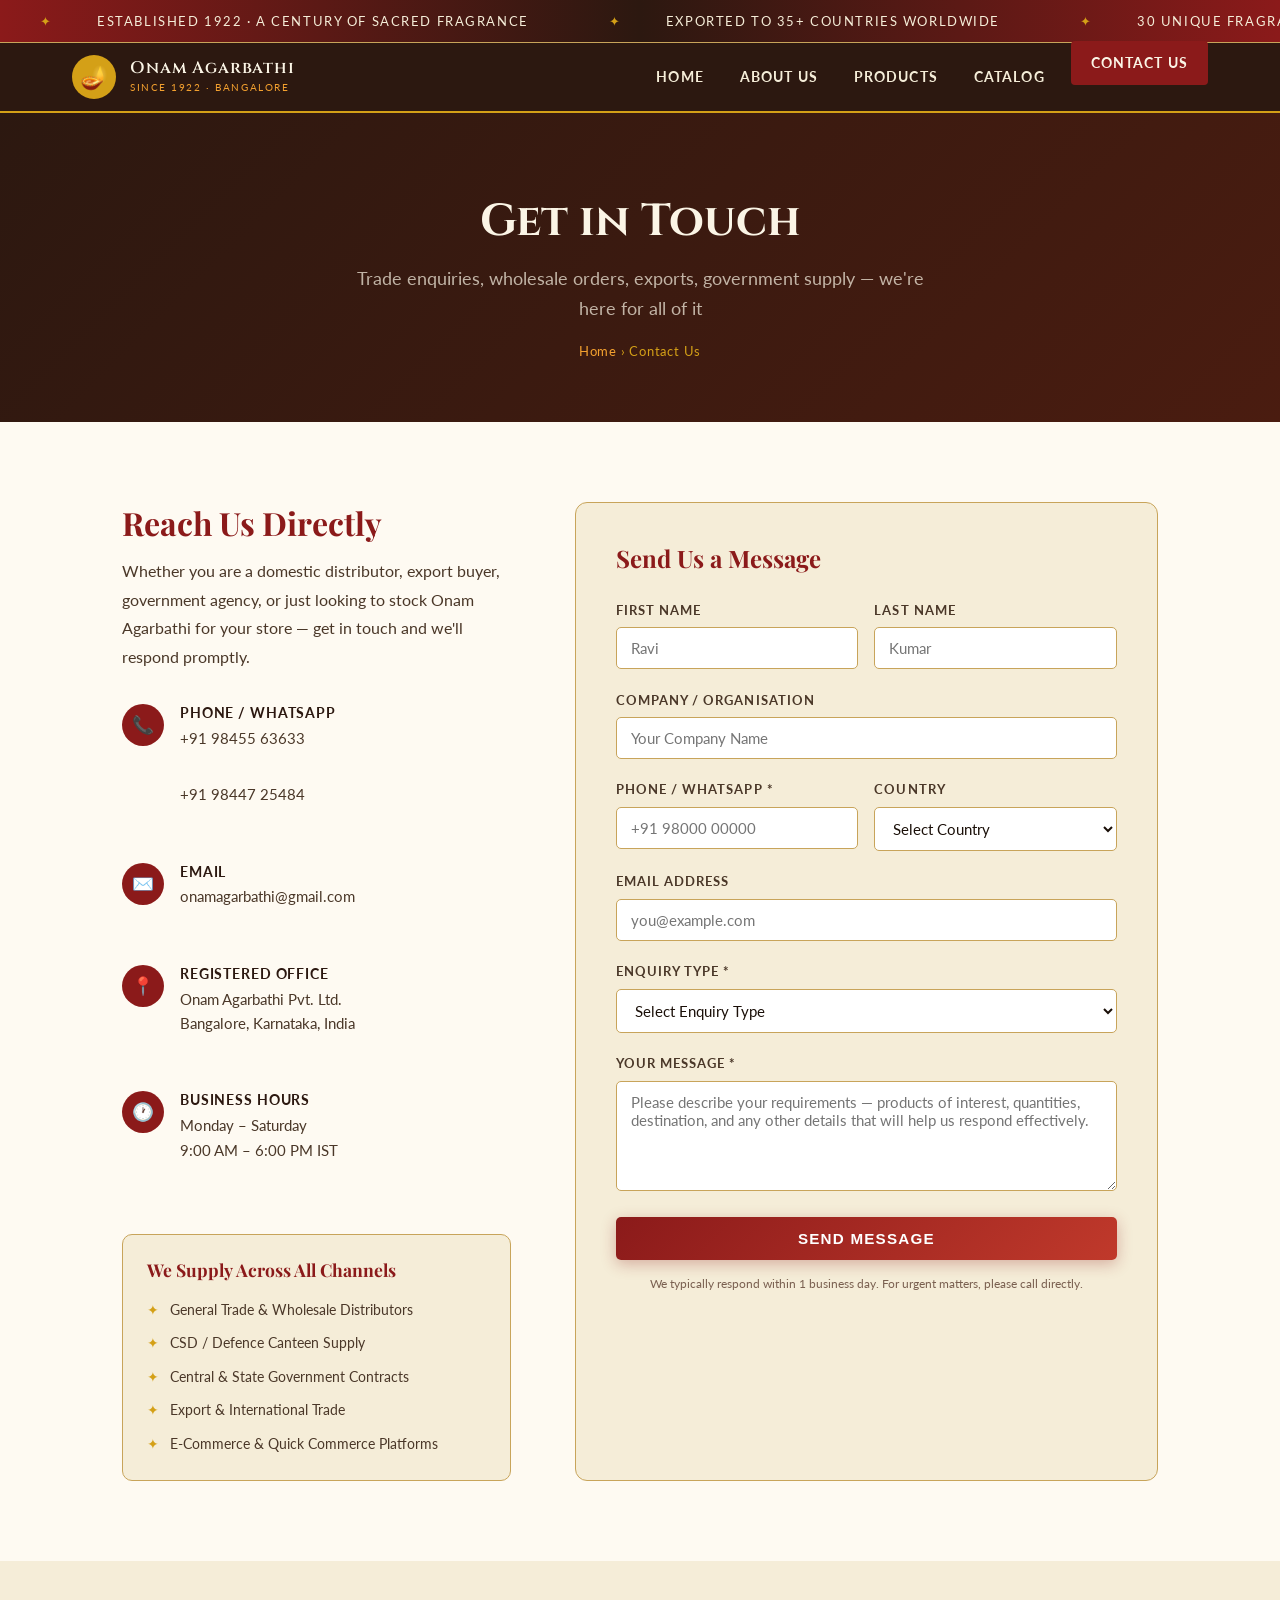
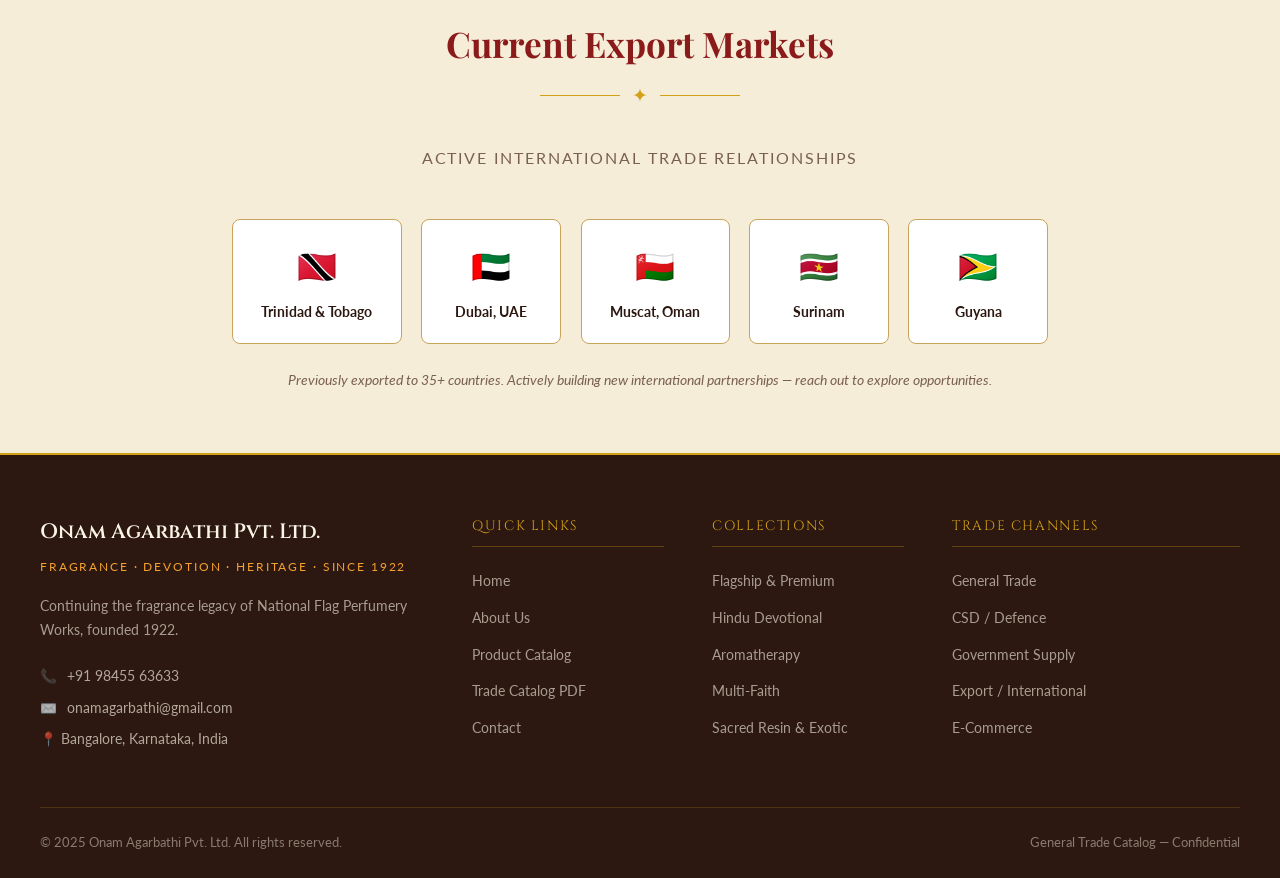
<file: contact.html>
<!DOCTYPE html>
<html lang="en">
<head>
  <meta charset="UTF-8" />
  <meta name="viewport" content="width=device-width, initial-scale=1.0" />
  <title>Contact Us — Onam Agarbathi Pvt. Ltd.</title>
  <meta name="description" content="Contact Onam Agarbathi for wholesale, export, trade, and product enquiries. Phone: 9845563633. Email: onamagarbathi@gmail.com. Bangalore, India." />
  <link rel="stylesheet" href="css/style.css" />
</head>
<body>

<!-- ANNOUNCEMENT BAR -->
<div class="marquee-bar">
  <div class="marquee-inner">
    <span class="marquee-item"><span class="dot">✦</span> Established 1922 · A Century of Sacred Fragrance</span>
    <span class="marquee-item"><span class="dot">✦</span> Exported to 35+ Countries Worldwide</span>
    <span class="marquee-item"><span class="dot">✦</span> 30 Unique Fragrances — Flagship · Devotional · Aromatherapy</span>
    <span class="marquee-item"><span class="dot">✦</span> CSD &amp; Defence Canteen Supplier</span>
    <span class="marquee-item"><span class="dot">✦</span> Central Government Contractor — 40+ Years</span>
    <span class="marquee-item"><span class="dot">✦</span> Established 1922 · A Century of Sacred Fragrance</span>
    <span class="marquee-item"><span class="dot">✦</span> Exported to 35+ Countries Worldwide</span>
    <span class="marquee-item"><span class="dot">✦</span> 30 Unique Fragrances — Flagship · Devotional · Aromatherapy</span>
    <span class="marquee-item"><span class="dot">✦</span> CSD &amp; Defence Canteen Supplier</span>
    <span class="marquee-item"><span class="dot">✦</span> Central Government Contractor — 40+ Years</span>
  </div>
</div>

<!-- NAVBAR -->
<nav class="navbar">
  <div class="nav-inner">
    <a href="index.html" class="nav-brand">
      <div class="nav-logo-icon">🪔</div>
      <div class="nav-brand-text">
        <span class="nav-brand-name">Onam Agarbathi</span>
        <span class="nav-brand-tagline">Since 1922 · Bangalore</span>
      </div>
    </a>
    <ul class="nav-links">
      <li><a href="index.html">Home</a></li>
      <li><a href="about.html">About Us</a></li>
      <li><a href="products.html">Products</a></li>
      <li><a href="catalog.html">Catalog</a></li>
      <li><a href="contact.html" class="active nav-cta">Contact Us</a></li>
    </ul>
    <div class="nav-toggle"><span></span><span></span><span></span></div>
  </div>
</nav>

<!-- PAGE HERO -->
<div class="page-hero">
  <h1>Get in Touch</h1>
  <p>Trade enquiries, wholesale orders, exports, government supply — we're here for all of it</p>
  <div class="breadcrumb"><a href="index.html">Home</a> › Contact Us</div>
</div>

<!-- CONTACT MAIN -->
<div class="contact-section">

  <!-- Contact Info -->
  <div class="contact-info">
    <h2>Reach Us Directly</h2>
    <p>
      Whether you are a domestic distributor, export buyer, government agency, or just looking to stock Onam Agarbathi for your store — get in touch and we'll respond promptly.
    </p>

    <div class="contact-item">
      <div class="contact-icon">📞</div>
      <div class="contact-detail">
        <h4>Phone / WhatsApp</h4>
        <p><a href="tel:+919845563633">+91 98455 63633</a></p>
        <p><a href="tel:+919844725484">+91 98447 25484</a></p>
      </div>
    </div>

    <div class="contact-item">
      <div class="contact-icon">✉️</div>
      <div class="contact-detail">
        <h4>Email</h4>
        <p><a href="mailto:onamagarbathi@gmail.com">onamagarbathi@gmail.com</a></p>
      </div>
    </div>

    <div class="contact-item">
      <div class="contact-icon">📍</div>
      <div class="contact-detail">
        <h4>Registered Office</h4>
        <p>Onam Agarbathi Pvt. Ltd.<br/>Bangalore, Karnataka, India</p>
      </div>
    </div>

    <div class="contact-item">
      <div class="contact-icon">🕐</div>
      <div class="contact-detail">
        <h4>Business Hours</h4>
        <p>Monday – Saturday<br/>9:00 AM – 6:00 PM IST</p>
      </div>
    </div>

    <!-- Trade channels -->
    <div style="margin-top: 2.5rem; background: var(--cream); border-radius: 10px; padding: 1.5rem; border: 1px solid var(--border-gold);">
      <h4 style="font-family: 'Playfair Display', serif; font-size: 1.1rem; color: var(--deep-red); margin-bottom: 1rem;">We Supply Across All Channels</h4>
      <div style="display: flex; flex-direction: column; gap: 0.6rem;">
        <div style="display: flex; align-items: center; gap: 0.7rem; font-size: 0.88rem; color: var(--text-medium);">
          <span style="color: var(--gold);">✦</span> General Trade &amp; Wholesale Distributors
        </div>
        <div style="display: flex; align-items: center; gap: 0.7rem; font-size: 0.88rem; color: var(--text-medium);">
          <span style="color: var(--gold);">✦</span> CSD / Defence Canteen Supply
        </div>
        <div style="display: flex; align-items: center; gap: 0.7rem; font-size: 0.88rem; color: var(--text-medium);">
          <span style="color: var(--gold);">✦</span> Central &amp; State Government Contracts
        </div>
        <div style="display: flex; align-items: center; gap: 0.7rem; font-size: 0.88rem; color: var(--text-medium);">
          <span style="color: var(--gold);">✦</span> Export &amp; International Trade
        </div>
        <div style="display: flex; align-items: center; gap: 0.7rem; font-size: 0.88rem; color: var(--text-medium);">
          <span style="color: var(--gold);">✦</span> E-Commerce &amp; Quick Commerce Platforms
        </div>
      </div>
    </div>
  </div>

  <!-- Contact Form -->
  <div class="contact-form">
    <h3>Send Us a Message</h3>
    <form id="contactForm" novalidate>
      <div class="form-row">
        <div class="form-group">
          <label for="firstName">First Name</label>
          <input type="text" id="firstName" name="firstName" placeholder="Ravi" required />
        </div>
        <div class="form-group">
          <label for="lastName">Last Name</label>
          <input type="text" id="lastName" name="lastName" placeholder="Kumar" />
        </div>
      </div>
      <div class="form-group">
        <label for="company">Company / Organisation</label>
        <input type="text" id="company" name="company" placeholder="Your Company Name" />
      </div>
      <div class="form-row">
        <div class="form-group">
          <label for="phone">Phone / WhatsApp *</label>
          <input type="tel" id="phone" name="phone" placeholder="+91 98000 00000" required />
        </div>
        <div class="form-group">
          <label for="country">Country</label>
          <select id="country" name="country">
            <option value="">Select Country</option>
            <option value="IN">India</option>
            <option value="AE">UAE / Dubai</option>
            <option value="OM">Oman / Muscat</option>
            <option value="TT">Trinidad &amp; Tobago</option>
            <option value="SR">Surinam</option>
            <option value="GY">Guyana</option>
            <option value="MY">Malaysia</option>
            <option value="SG">Singapore</option>
            <option value="UK">United Kingdom</option>
            <option value="US">United States</option>
            <option value="other">Other</option>
          </select>
        </div>
      </div>
      <div class="form-group">
        <label for="email">Email Address</label>
        <input type="email" id="email" name="email" placeholder="you@example.com" />
      </div>
      <div class="form-group">
        <label for="enquiryType">Enquiry Type *</label>
        <select id="enquiryType" name="enquiryType" required>
          <option value="">Select Enquiry Type</option>
          <option value="wholesale">Wholesale / Distributorship</option>
          <option value="export">Export / International Trade</option>
          <option value="csd">CSD / Defence Canteen Supply</option>
          <option value="government">Government / Institutional Supply</option>
          <option value="ecommerce">E-Commerce / Quick Commerce</option>
          <option value="products">Product Information</option>
          <option value="other">Other</option>
        </select>
      </div>
      <div class="form-group">
        <label for="message">Your Message *</label>
        <textarea id="message" name="message" placeholder="Please describe your requirements — products of interest, quantities, destination, and any other details that will help us respond effectively." required></textarea>
      </div>
      <button type="submit" class="btn-submit">Send Message</button>
      <p style="text-align: center; font-size: 0.78rem; color: var(--text-light); margin-top: 0.8rem;">
        We typically respond within 1 business day. For urgent matters, please call directly.
      </p>
    </form>
  </div>

</div>

<!-- EXPORT DESTINATIONS -->
<section style="background: var(--cream); padding: 60px 2rem;">
  <div class="container">
    <h2 class="section-title">Current Export Markets</h2>
    <div class="section-divider"><span class="ornament">✦</span></div>
    <p class="section-subtitle">Active international trade relationships</p>
    <div style="display: flex; justify-content: center; gap: 1.2rem; flex-wrap: wrap; max-width: 900px; margin: 0 auto;">
      <div style="background: white; border: 1px solid var(--border-gold); border-radius: 8px; padding: 1.2rem 1.8rem; text-align: center; min-width: 140px;">
        <div style="font-size: 2rem; margin-bottom: 0.4rem;">🇹🇹</div>
        <div style="font-weight: 700; font-size: 0.88rem; color: var(--dark-brown);">Trinidad &amp; Tobago</div>
      </div>
      <div style="background: white; border: 1px solid var(--border-gold); border-radius: 8px; padding: 1.2rem 1.8rem; text-align: center; min-width: 140px;">
        <div style="font-size: 2rem; margin-bottom: 0.4rem;">🇦🇪</div>
        <div style="font-weight: 700; font-size: 0.88rem; color: var(--dark-brown);">Dubai, UAE</div>
      </div>
      <div style="background: white; border: 1px solid var(--border-gold); border-radius: 8px; padding: 1.2rem 1.8rem; text-align: center; min-width: 140px;">
        <div style="font-size: 2rem; margin-bottom: 0.4rem;">🇴🇲</div>
        <div style="font-weight: 700; font-size: 0.88rem; color: var(--dark-brown);">Muscat, Oman</div>
      </div>
      <div style="background: white; border: 1px solid var(--border-gold); border-radius: 8px; padding: 1.2rem 1.8rem; text-align: center; min-width: 140px;">
        <div style="font-size: 2rem; margin-bottom: 0.4rem;">🇸🇷</div>
        <div style="font-weight: 700; font-size: 0.88rem; color: var(--dark-brown);">Surinam</div>
      </div>
      <div style="background: white; border: 1px solid var(--border-gold); border-radius: 8px; padding: 1.2rem 1.8rem; text-align: center; min-width: 140px;">
        <div style="font-size: 2rem; margin-bottom: 0.4rem;">🇬🇾</div>
        <div style="font-weight: 700; font-size: 0.88rem; color: var(--dark-brown);">Guyana</div>
      </div>
    </div>
    <p style="text-align: center; color: var(--text-light); font-size: 0.9rem; margin-top: 1.5rem; font-style: italic;">
      Previously exported to 35+ countries. Actively building new international partnerships — reach out to explore opportunities.
    </p>
  </div>
</section>

<!-- FOOTER -->
<footer>
  <div class="footer-inner">
    <div>
      <div class="footer-brand-name">Onam Agarbathi Pvt. Ltd.</div>
      <div class="footer-brand-tagline">Fragrance · Devotion · Heritage · Since 1922</div>
      <p class="footer-desc">Continuing the fragrance legacy of National Flag Perfumery Works, founded 1922.</p>
      <div class="footer-contact-item">📞 <a href="tel:+919845563633">+91 98455 63633</a></div>
      <div class="footer-contact-item">✉️ <a href="mailto:onamagarbathi@gmail.com">onamagarbathi@gmail.com</a></div>
      <div class="footer-contact-item">📍 Bangalore, Karnataka, India</div>
    </div>
    <div>
      <div class="footer-heading">Quick Links</div>
      <ul class="footer-links">
        <li><a href="index.html">Home</a></li>
        <li><a href="about.html">About Us</a></li>
        <li><a href="products.html">Product Catalog</a></li>
        <li><a href="catalog.html">Trade Catalog PDF</a></li>
        <li><a href="contact.html">Contact</a></li>
      </ul>
    </div>
    <div>
      <div class="footer-heading">Collections</div>
      <ul class="footer-links">
        <li><a href="products.html?filter=flagship">Flagship &amp; Premium</a></li>
        <li><a href="products.html?filter=devotional">Hindu Devotional</a></li>
        <li><a href="products.html?filter=aromatherapy">Aromatherapy</a></li>
        <li><a href="products.html?filter=multifaith">Multi-Faith</a></li>
        <li><a href="products.html?filter=resin">Sacred Resin &amp; Exotic</a></li>
      </ul>
    </div>
    <div>
      <div class="footer-heading">Trade Channels</div>
      <ul class="footer-links">
        <li><a href="contact.html">General Trade</a></li>
        <li><a href="contact.html">CSD / Defence</a></li>
        <li><a href="contact.html">Government Supply</a></li>
        <li><a href="contact.html">Export / International</a></li>
        <li><a href="contact.html">E-Commerce</a></li>
      </ul>
    </div>
  </div>
  <div class="footer-bottom">
    <p>© 2025 Onam Agarbathi Pvt. Ltd. All rights reserved.</p>
    <p>General Trade Catalog — Confidential</p>
  </div>
</footer>

<script src="js/main.js"></script>
</body>
</html>
</file>
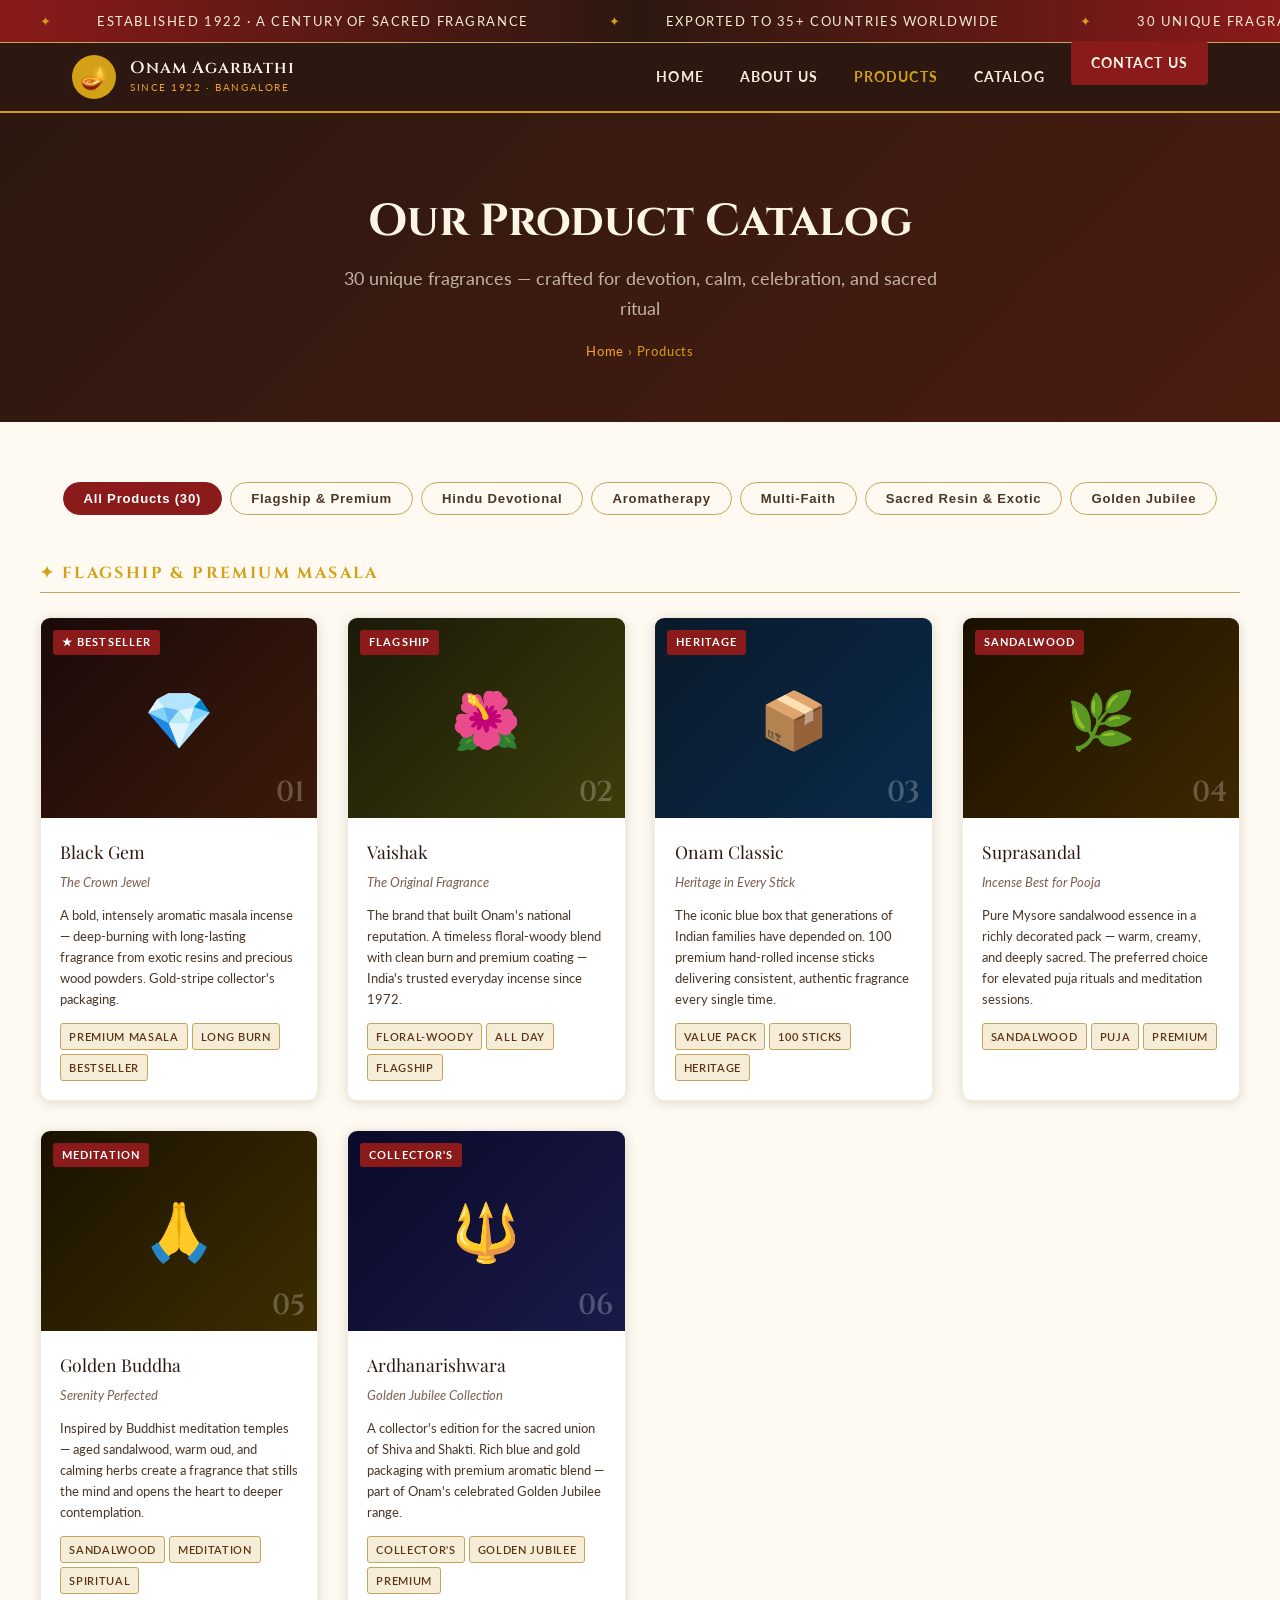
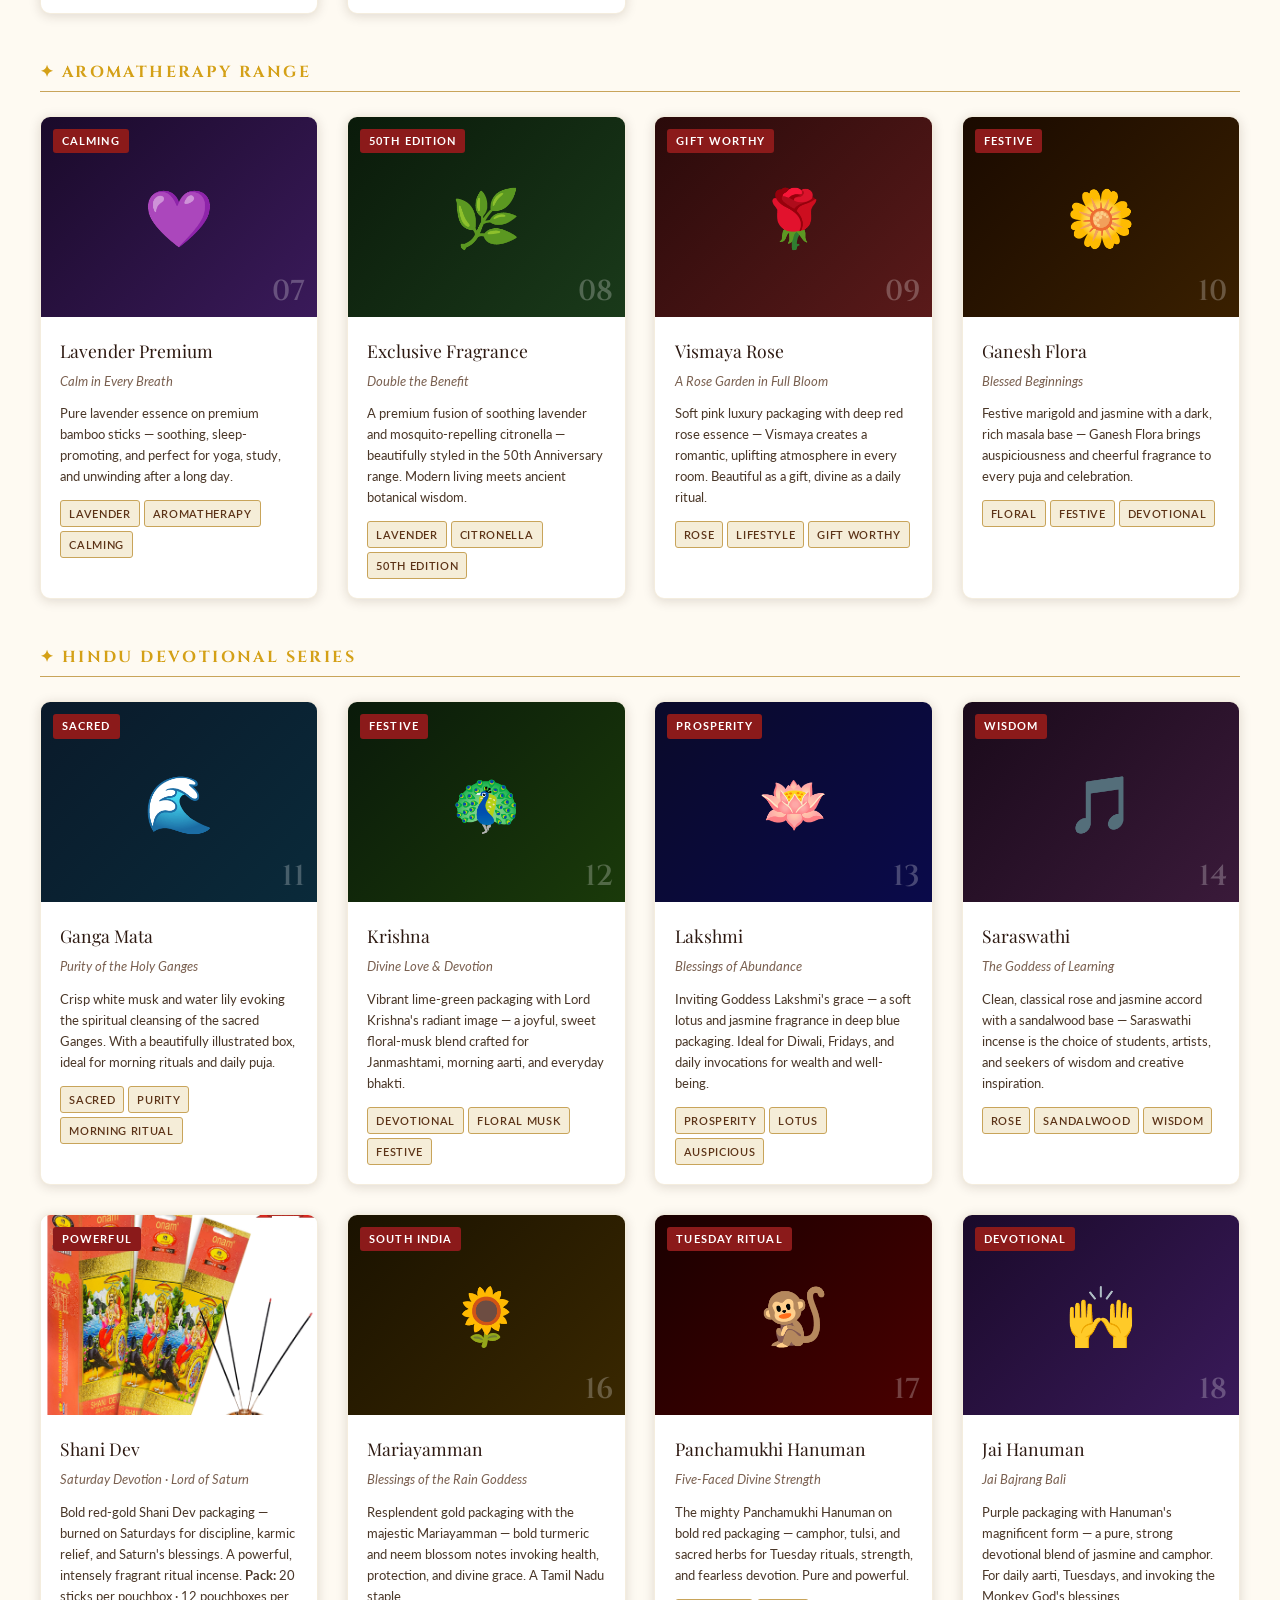
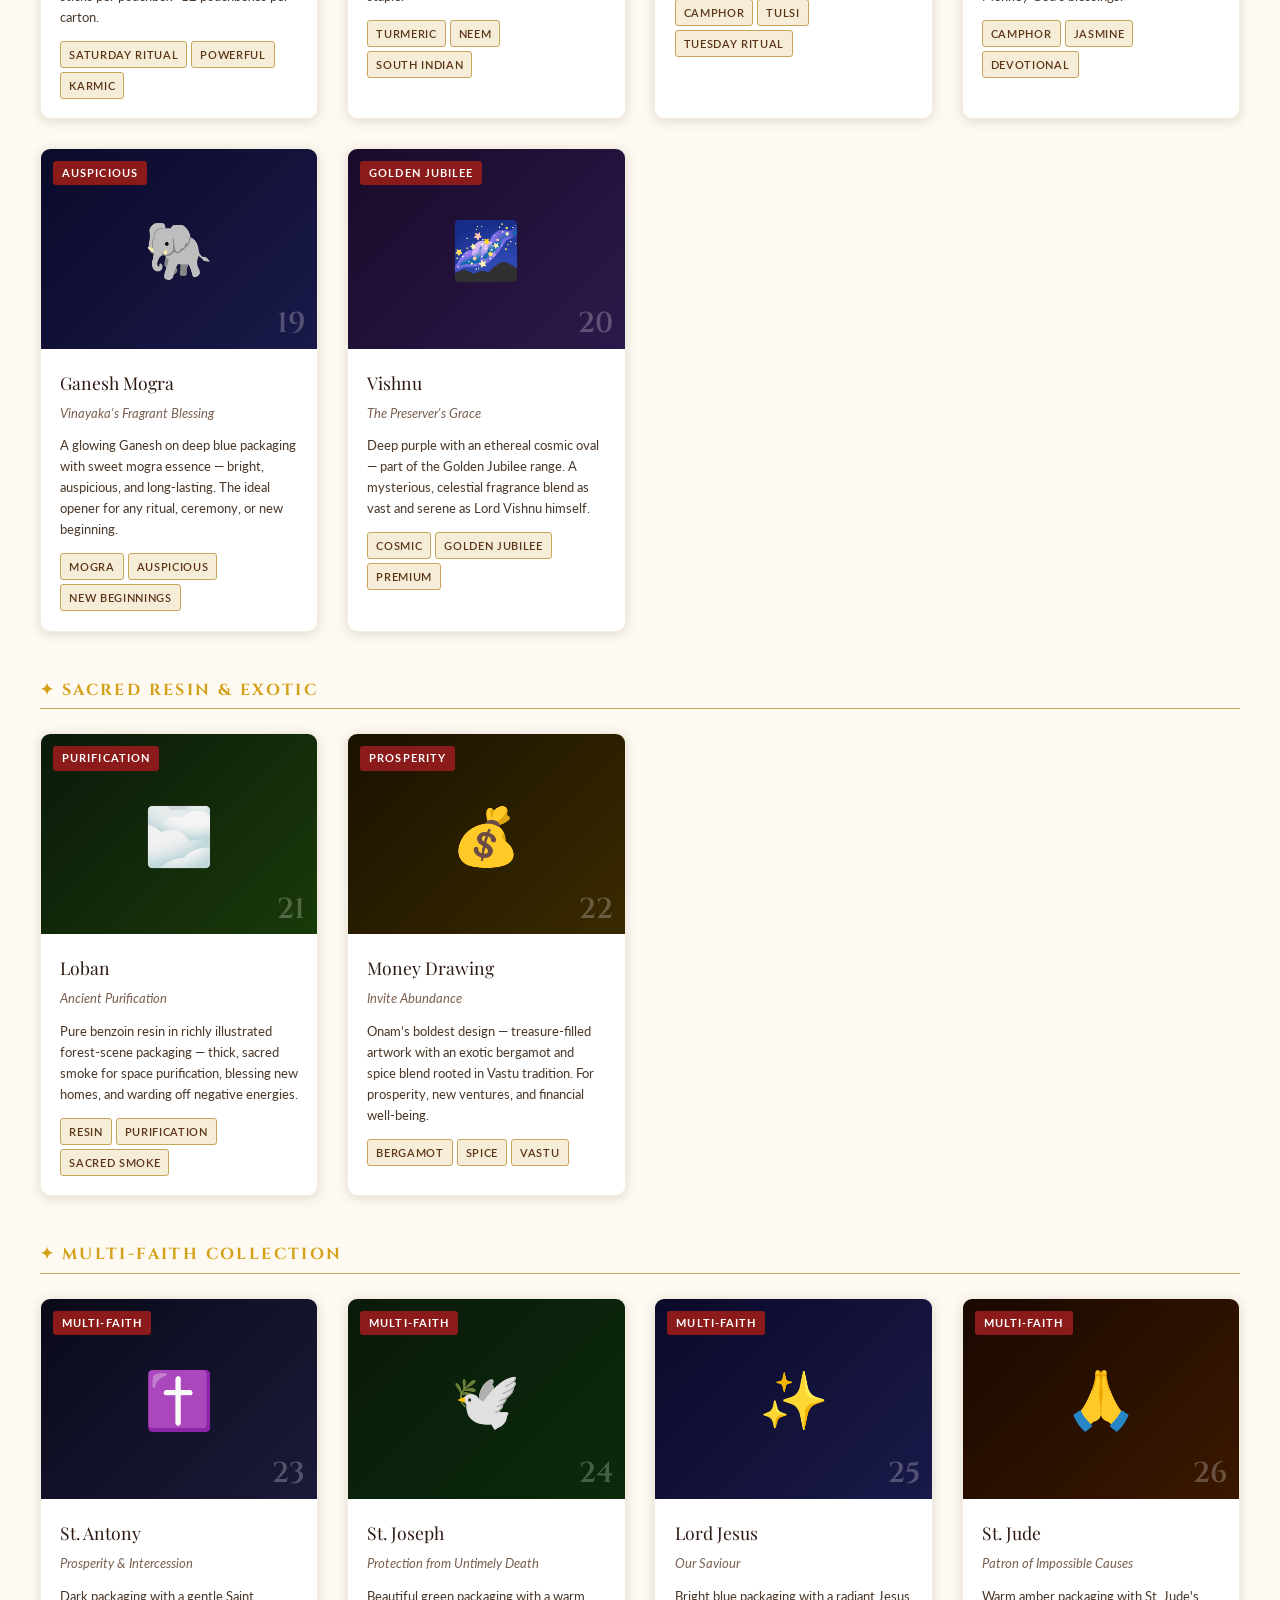
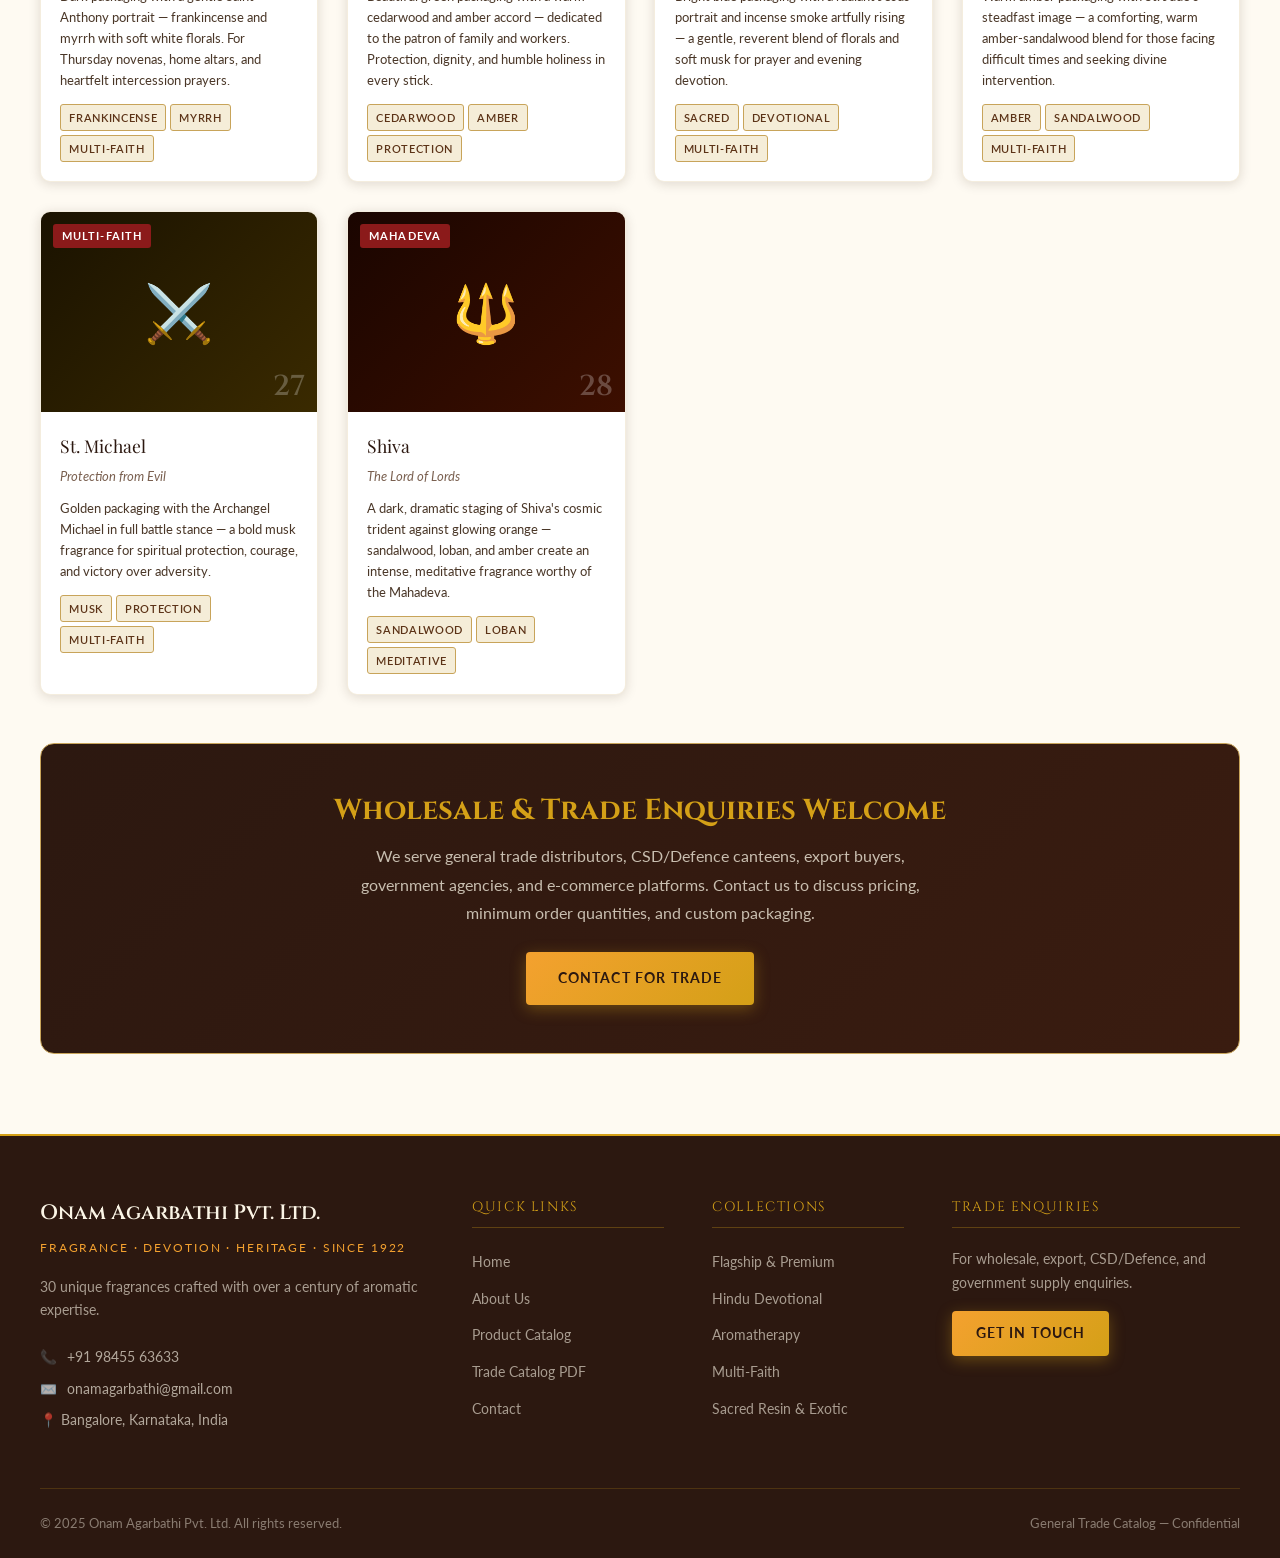
<file: products.html>
<!DOCTYPE html>
<html lang="en">
<head>
  <meta charset="UTF-8" />
  <meta name="viewport" content="width=device-width, initial-scale=1.0" />
  <title>Product Catalog — Onam Agarbathi Pvt. Ltd.</title>
  <meta name="description" content="Browse all 30 Onam Agarbathi incense fragrances — Flagship, Devotional, Aromatherapy, Multi-Faith, Sacred Resin and Golden Jubilee collections." />
  <link rel="stylesheet" href="css/style.css" />
  <style>
    .products-page { padding: 60px 2rem 80px; }
  </style>
</head>
<body>

<!-- ANNOUNCEMENT BAR -->
<div class="marquee-bar">
  <div class="marquee-inner">
    <span class="marquee-item"><span class="dot">✦</span> Established 1922 · A Century of Sacred Fragrance</span>
    <span class="marquee-item"><span class="dot">✦</span> Exported to 35+ Countries Worldwide</span>
    <span class="marquee-item"><span class="dot">✦</span> 30 Unique Fragrances — Flagship · Devotional · Aromatherapy</span>
    <span class="marquee-item"><span class="dot">✦</span> CSD &amp; Defence Canteen Supplier</span>
    <span class="marquee-item"><span class="dot">✦</span> Central Government Contractor — 40+ Years</span>
    <span class="marquee-item"><span class="dot">✦</span> Established 1922 · A Century of Sacred Fragrance</span>
    <span class="marquee-item"><span class="dot">✦</span> Exported to 35+ Countries Worldwide</span>
    <span class="marquee-item"><span class="dot">✦</span> 30 Unique Fragrances — Flagship · Devotional · Aromatherapy</span>
    <span class="marquee-item"><span class="dot">✦</span> CSD &amp; Defence Canteen Supplier</span>
    <span class="marquee-item"><span class="dot">✦</span> Central Government Contractor — 40+ Years</span>
  </div>
</div>

<!-- NAVBAR -->
<nav class="navbar">
  <div class="nav-inner">
    <a href="index.html" class="nav-brand">
      <div class="nav-logo-icon">🪔</div>
      <div class="nav-brand-text">
        <span class="nav-brand-name">Onam Agarbathi</span>
        <span class="nav-brand-tagline">Since 1922 · Bangalore</span>
      </div>
    </a>
    <ul class="nav-links">
      <li><a href="index.html">Home</a></li>
      <li><a href="about.html">About Us</a></li>
      <li><a href="products.html" class="active">Products</a></li>
      <li><a href="catalog.html">Catalog</a></li>
      <li><a href="contact.html" class="nav-cta">Contact Us</a></li>
    </ul>
    <div class="nav-toggle"><span></span><span></span><span></span></div>
  </div>
</nav>

<!-- PAGE HERO -->
<div class="page-hero">
  <h1>Our Product Catalog</h1>
  <p>30 unique fragrances — crafted for devotion, calm, celebration, and sacred ritual</p>
  <div class="breadcrumb"><a href="index.html">Home</a> › Products</div>
</div>

<!-- PRODUCTS SECTION -->
<section class="products-page">
  <div class="container">

    <!-- Filters -->
    <div class="product-filters">
      <button class="filter-btn active" data-filter="all">All Products (30)</button>
      <button class="filter-btn" data-filter="flagship">Flagship &amp; Premium</button>
      <button class="filter-btn" data-filter="devotional">Hindu Devotional</button>
      <button class="filter-btn" data-filter="aromatherapy">Aromatherapy</button>
      <button class="filter-btn" data-filter="multifaith">Multi-Faith</button>
      <button class="filter-btn" data-filter="resin">Sacred Resin &amp; Exotic</button>
      <button class="filter-btn" data-filter="jubilee">Golden Jubilee</button>
    </div>

    <!-- ===== FLAGSHIP & PREMIUM ===== -->
    <h3 style="font-family:'Cinzel',serif; font-size:1rem; color:var(--gold); letter-spacing:0.15em; text-transform:uppercase; margin-bottom:1.5rem; padding-bottom:0.5rem; border-bottom:1px solid var(--border-gold);">✦ Flagship &amp; Premium Masala</h3>
    <div class="products-grid" style="margin-bottom: 3rem;">

      <div class="product-card" data-category="flagship">
        <div class="product-img-area" style="background: linear-gradient(135deg, #1A0A0A, #3D1A0A);">
          <span style="font-size:3.5rem;">💎</span>
          <span class="product-badge">★ Bestseller</span>
          <span class="product-number">01</span>
        </div>
        <div class="product-body">
          <div class="product-name">Black Gem</div>
          <div class="product-tagline">The Crown Jewel</div>
          <div class="product-desc">A bold, intensely aromatic masala incense — deep-burning with long-lasting fragrance from exotic resins and precious wood powders. Gold-stripe collector's packaging.</div>
          <div class="product-tags">
            <span class="tag">Premium Masala</span>
            <span class="tag">Long Burn</span>
            <span class="tag">Bestseller</span>
          </div>
        </div>
      </div>

      <div class="product-card" data-category="flagship">
        <div class="product-img-area" style="background: linear-gradient(135deg, #1A1A0A, #3D3D0A);">
          <span style="font-size:3.5rem;">🌺</span>
          <span class="product-badge">Flagship</span>
          <span class="product-number">02</span>
        </div>
        <div class="product-body">
          <div class="product-name">Vaishak</div>
          <div class="product-tagline">The Original Fragrance</div>
          <div class="product-desc">The brand that built Onam's national reputation. A timeless floral-woody blend with clean burn and premium coating — India's trusted everyday incense since 1972.</div>
          <div class="product-tags">
            <span class="tag">Floral-Woody</span>
            <span class="tag">All Day</span>
            <span class="tag">Flagship</span>
          </div>
        </div>
      </div>

      <div class="product-card" data-category="flagship">
        <div class="product-img-area" style="background: linear-gradient(135deg, #0A1A2A, #0A2A4A);">
          <span style="font-size:3.5rem;">📦</span>
          <span class="product-badge">Heritage</span>
          <span class="product-number">03</span>
        </div>
        <div class="product-body">
          <div class="product-name">Onam Classic</div>
          <div class="product-tagline">Heritage in Every Stick</div>
          <div class="product-desc">The iconic blue box that generations of Indian families have depended on. 100 premium hand-rolled incense sticks delivering consistent, authentic fragrance every single time.</div>
          <div class="product-tags">
            <span class="tag">Value Pack</span>
            <span class="tag">100 Sticks</span>
            <span class="tag">Heritage</span>
          </div>
        </div>
      </div>

      <div class="product-card" data-category="flagship">
        <div class="product-img-area" style="background: linear-gradient(135deg, #1A1000, #3D2800);">
          <span style="font-size:3.5rem;">🌿</span>
          <span class="product-badge">Sandalwood</span>
          <span class="product-number">04</span>
        </div>
        <div class="product-body">
          <div class="product-name">Suprasandal</div>
          <div class="product-tagline">Incense Best for Pooja</div>
          <div class="product-desc">Pure Mysore sandalwood essence in a richly decorated pack — warm, creamy, and deeply sacred. The preferred choice for elevated puja rituals and meditation sessions.</div>
          <div class="product-tags">
            <span class="tag">Sandalwood</span>
            <span class="tag">Puja</span>
            <span class="tag">Premium</span>
          </div>
        </div>
      </div>

      <div class="product-card" data-category="flagship">
        <div class="product-img-area" style="background: linear-gradient(135deg, #1A1200, #3D2E00);">
          <span style="font-size:3.5rem;">🙏</span>
          <span class="product-badge">Meditation</span>
          <span class="product-number">05</span>
        </div>
        <div class="product-body">
          <div class="product-name">Golden Buddha</div>
          <div class="product-tagline">Serenity Perfected</div>
          <div class="product-desc">Inspired by Buddhist meditation temples — aged sandalwood, warm oud, and calming herbs create a fragrance that stills the mind and opens the heart to deeper contemplation.</div>
          <div class="product-tags">
            <span class="tag">Sandalwood</span>
            <span class="tag">Meditation</span>
            <span class="tag">Spiritual</span>
          </div>
        </div>
      </div>

      <div class="product-card" data-category="jubilee">
        <div class="product-img-area" style="background: linear-gradient(135deg, #0A0A2A, #1A1A4A);">
          <span style="font-size:3.5rem;">🔱</span>
          <span class="product-badge">Collector's</span>
          <span class="product-number">06</span>
        </div>
        <div class="product-body">
          <div class="product-name">Ardhanarishwara</div>
          <div class="product-tagline">Golden Jubilee Collection</div>
          <div class="product-desc">A collector's edition for the sacred union of Shiva and Shakti. Rich blue and gold packaging with premium aromatic blend — part of Onam's celebrated Golden Jubilee range.</div>
          <div class="product-tags">
            <span class="tag">Collector's</span>
            <span class="tag">Golden Jubilee</span>
            <span class="tag">Premium</span>
          </div>
        </div>
      </div>

    </div>

    <!-- ===== AROMATHERAPY ===== -->
    <h3 style="font-family:'Cinzel',serif; font-size:1rem; color:var(--gold); letter-spacing:0.15em; text-transform:uppercase; margin-bottom:1.5rem; padding-bottom:0.5rem; border-bottom:1px solid var(--border-gold);">✦ Aromatherapy Range</h3>
    <div class="products-grid" style="margin-bottom: 3rem;">

      <div class="product-card" data-category="aromatherapy">
        <div class="product-img-area" style="background: linear-gradient(135deg, #1A0A2A, #3A1A5A);">
          <span style="font-size:3.5rem;">💜</span>
          <span class="product-badge">Calming</span>
          <span class="product-number">07</span>
        </div>
        <div class="product-body">
          <div class="product-name">Lavender Premium</div>
          <div class="product-tagline">Calm in Every Breath</div>
          <div class="product-desc">Pure lavender essence on premium bamboo sticks — soothing, sleep-promoting, and perfect for yoga, study, and unwinding after a long day.</div>
          <div class="product-tags">
            <span class="tag">Lavender</span>
            <span class="tag">Aromatherapy</span>
            <span class="tag">Calming</span>
          </div>
        </div>
      </div>

      <div class="product-card" data-category="aromatherapy">
        <div class="product-img-area" style="background: linear-gradient(135deg, #0A1A0A, #1A3A1A);">
          <span style="font-size:3.5rem;">🌿</span>
          <span class="product-badge">50th Edition</span>
          <span class="product-number">08</span>
        </div>
        <div class="product-body">
          <div class="product-name">Exclusive Fragrance</div>
          <div class="product-tagline">Double the Benefit</div>
          <div class="product-desc">A premium fusion of soothing lavender and mosquito-repelling citronella — beautifully styled in the 50th Anniversary range. Modern living meets ancient botanical wisdom.</div>
          <div class="product-tags">
            <span class="tag">Lavender</span>
            <span class="tag">Citronella</span>
            <span class="tag">50th Edition</span>
          </div>
        </div>
      </div>

      <div class="product-card" data-category="aromatherapy">
        <div class="product-img-area" style="background: linear-gradient(135deg, #2A0A0A, #5A1A1A);">
          <span style="font-size:3.5rem;">🌹</span>
          <span class="product-badge">Gift Worthy</span>
          <span class="product-number">09</span>
        </div>
        <div class="product-body">
          <div class="product-name">Vismaya Rose</div>
          <div class="product-tagline">A Rose Garden in Full Bloom</div>
          <div class="product-desc">Soft pink luxury packaging with deep red rose essence — Vismaya creates a romantic, uplifting atmosphere in every room. Beautiful as a gift, divine as a daily ritual.</div>
          <div class="product-tags">
            <span class="tag">Rose</span>
            <span class="tag">Lifestyle</span>
            <span class="tag">Gift Worthy</span>
          </div>
        </div>
      </div>

      <div class="product-card" data-category="aromatherapy">
        <div class="product-img-area" style="background: linear-gradient(135deg, #1A0A00, #3A2000);">
          <span style="font-size:3.5rem;">🌼</span>
          <span class="product-badge">Festive</span>
          <span class="product-number">10</span>
        </div>
        <div class="product-body">
          <div class="product-name">Ganesh Flora</div>
          <div class="product-tagline">Blessed Beginnings</div>
          <div class="product-desc">Festive marigold and jasmine with a dark, rich masala base — Ganesh Flora brings auspiciousness and cheerful fragrance to every puja and celebration.</div>
          <div class="product-tags">
            <span class="tag">Floral</span>
            <span class="tag">Festive</span>
            <span class="tag">Devotional</span>
          </div>
        </div>
      </div>

    </div>

    <!-- ===== HINDU DEVOTIONAL ===== -->
    <h3 style="font-family:'Cinzel',serif; font-size:1rem; color:var(--gold); letter-spacing:0.15em; text-transform:uppercase; margin-bottom:1.5rem; padding-bottom:0.5rem; border-bottom:1px solid var(--border-gold);">✦ Hindu Devotional Series</h3>
    <div class="products-grid" style="margin-bottom: 3rem;">

      <div class="product-card" data-category="devotional">
        <div class="product-img-area" style="background: linear-gradient(135deg, #0A1A2A, #0A2A3A);">
          <span style="font-size:3.5rem;">🌊</span>
          <span class="product-badge">Sacred</span>
          <span class="product-number">11</span>
        </div>
        <div class="product-body">
          <div class="product-name">Ganga Mata</div>
          <div class="product-tagline">Purity of the Holy Ganges</div>
          <div class="product-desc">Crisp white musk and water lily evoking the spiritual cleansing of the sacred Ganges. With a beautifully illustrated box, ideal for morning rituals and daily puja.</div>
          <div class="product-tags">
            <span class="tag">Sacred</span>
            <span class="tag">Purity</span>
            <span class="tag">Morning Ritual</span>
          </div>
        </div>
      </div>

      <div class="product-card" data-category="devotional">
        <div class="product-img-area" style="background: linear-gradient(135deg, #0A1A0A, #1A3A0A);">
          <span style="font-size:3.5rem;">🦚</span>
          <span class="product-badge">Festive</span>
          <span class="product-number">12</span>
        </div>
        <div class="product-body">
          <div class="product-name">Krishna</div>
          <div class="product-tagline">Divine Love &amp; Devotion</div>
          <div class="product-desc">Vibrant lime-green packaging with Lord Krishna's radiant image — a joyful, sweet floral-musk blend crafted for Janmashtami, morning aarti, and everyday bhakti.</div>
          <div class="product-tags">
            <span class="tag">Devotional</span>
            <span class="tag">Floral Musk</span>
            <span class="tag">Festive</span>
          </div>
        </div>
      </div>

      <div class="product-card" data-category="devotional">
        <div class="product-img-area" style="background: linear-gradient(135deg, #0A0A2A, #0A0A4A);">
          <span style="font-size:3.5rem;">🪷</span>
          <span class="product-badge">Prosperity</span>
          <span class="product-number">13</span>
        </div>
        <div class="product-body">
          <div class="product-name">Lakshmi</div>
          <div class="product-tagline">Blessings of Abundance</div>
          <div class="product-desc">Inviting Goddess Lakshmi's grace — a soft lotus and jasmine fragrance in deep blue packaging. Ideal for Diwali, Fridays, and daily invocations for wealth and well-being.</div>
          <div class="product-tags">
            <span class="tag">Prosperity</span>
            <span class="tag">Lotus</span>
            <span class="tag">Auspicious</span>
          </div>
        </div>
      </div>

      <div class="product-card" data-category="devotional">
        <div class="product-img-area" style="background: linear-gradient(135deg, #1A0A1A, #3A1A3A);">
          <span style="font-size:3.5rem;">🎵</span>
          <span class="product-badge">Wisdom</span>
          <span class="product-number">14</span>
        </div>
        <div class="product-body">
          <div class="product-name">Saraswathi</div>
          <div class="product-tagline">The Goddess of Learning</div>
          <div class="product-desc">Clean, classical rose and jasmine accord with a sandalwood base — Saraswathi incense is the choice of students, artists, and seekers of wisdom and creative inspiration.</div>
          <div class="product-tags">
            <span class="tag">Rose</span>
            <span class="tag">Sandalwood</span>
            <span class="tag">Wisdom</span>
          </div>
        </div>
      </div>

      <div class="product-card" data-category="devotional">
        <div class="product-img-area" style="background: linear-gradient(135deg, #1A0000, #3A0000); padding: 0; overflow: hidden;">
          <img src="images/products/shani-dev.png" alt="Shani Dev Incense Sticks — Onam Agarbathi" style="width:100%; height:100%; object-fit:cover; display:block;" loading="lazy" />
          <span class="product-badge">Powerful</span>
          <span class="product-number">15</span>
        </div>
        <div class="product-body">
          <div class="product-name">Shani Dev</div>
          <div class="product-tagline">Saturday Devotion · Lord of Saturn</div>
          <div class="product-desc">Bold red-gold Shani Dev packaging — burned on Saturdays for discipline, karmic relief, and Saturn's blessings. A powerful, intensely fragrant ritual incense. <strong>Pack:</strong> 20 sticks per pouchbox · 12 pouchboxes per carton.</div>
          <div class="product-tags">
            <span class="tag">Saturday Ritual</span>
            <span class="tag">Powerful</span>
            <span class="tag">Karmic</span>
          </div>
        </div>
      </div>

      <div class="product-card" data-category="devotional">
        <div class="product-img-area" style="background: linear-gradient(135deg, #1A1200, #3A2800);">
          <span style="font-size:3.5rem;">🌻</span>
          <span class="product-badge">South India</span>
          <span class="product-number">16</span>
        </div>
        <div class="product-body">
          <div class="product-name">Mariayamman</div>
          <div class="product-tagline">Blessings of the Rain Goddess</div>
          <div class="product-desc">Resplendent gold packaging with the majestic Mariayamman — bold turmeric and neem blossom notes invoking health, protection, and divine grace. A Tamil Nadu staple.</div>
          <div class="product-tags">
            <span class="tag">Turmeric</span>
            <span class="tag">Neem</span>
            <span class="tag">South Indian</span>
          </div>
        </div>
      </div>

      <div class="product-card" data-category="devotional">
        <div class="product-img-area" style="background: linear-gradient(135deg, #1A0000, #4A0000);">
          <span style="font-size:3.5rem;">🐒</span>
          <span class="product-badge">Tuesday Ritual</span>
          <span class="product-number">17</span>
        </div>
        <div class="product-body">
          <div class="product-name">Panchamukhi Hanuman</div>
          <div class="product-tagline">Five-Faced Divine Strength</div>
          <div class="product-desc">The mighty Panchamukhi Hanuman on bold red packaging — camphor, tulsi, and sacred herbs for Tuesday rituals, strength, and fearless devotion. Pure and powerful.</div>
          <div class="product-tags">
            <span class="tag">Camphor</span>
            <span class="tag">Tulsi</span>
            <span class="tag">Tuesday Ritual</span>
          </div>
        </div>
      </div>

      <div class="product-card" data-category="devotional">
        <div class="product-img-area" style="background: linear-gradient(135deg, #1A0A2A, #3A1A5A);">
          <span style="font-size:3.5rem;">🙌</span>
          <span class="product-badge">Devotional</span>
          <span class="product-number">18</span>
        </div>
        <div class="product-body">
          <div class="product-name">Jai Hanuman</div>
          <div class="product-tagline">Jai Bajrang Bali</div>
          <div class="product-desc">Purple packaging with Hanuman's magnificent form — a pure, strong devotional blend of jasmine and camphor. For daily aarti, Tuesdays, and invoking the Monkey God's blessings.</div>
          <div class="product-tags">
            <span class="tag">Camphor</span>
            <span class="tag">Jasmine</span>
            <span class="tag">Devotional</span>
          </div>
        </div>
      </div>

      <div class="product-card" data-category="devotional">
        <div class="product-img-area" style="background: linear-gradient(135deg, #0A0A2A, #1A1A4A);">
          <span style="font-size:3.5rem;">🐘</span>
          <span class="product-badge">Auspicious</span>
          <span class="product-number">19</span>
        </div>
        <div class="product-body">
          <div class="product-name">Ganesh Mogra</div>
          <div class="product-tagline">Vinayaka's Fragrant Blessing</div>
          <div class="product-desc">A glowing Ganesh on deep blue packaging with sweet mogra essence — bright, auspicious, and long-lasting. The ideal opener for any ritual, ceremony, or new beginning.</div>
          <div class="product-tags">
            <span class="tag">Mogra</span>
            <span class="tag">Auspicious</span>
            <span class="tag">New Beginnings</span>
          </div>
        </div>
      </div>

      <div class="product-card" data-category="jubilee">
        <div class="product-img-area" style="background: linear-gradient(135deg, #1A0A2A, #2A1A4A);">
          <span style="font-size:3.5rem;">🌌</span>
          <span class="product-badge">Golden Jubilee</span>
          <span class="product-number">20</span>
        </div>
        <div class="product-body">
          <div class="product-name">Vishnu</div>
          <div class="product-tagline">The Preserver's Grace</div>
          <div class="product-desc">Deep purple with an ethereal cosmic oval — part of the Golden Jubilee range. A mysterious, celestial fragrance blend as vast and serene as Lord Vishnu himself.</div>
          <div class="product-tags">
            <span class="tag">Cosmic</span>
            <span class="tag">Golden Jubilee</span>
            <span class="tag">Premium</span>
          </div>
        </div>
      </div>

    </div>

    <!-- ===== SACRED RESIN & EXOTIC ===== -->
    <h3 style="font-family:'Cinzel',serif; font-size:1rem; color:var(--gold); letter-spacing:0.15em; text-transform:uppercase; margin-bottom:1.5rem; padding-bottom:0.5rem; border-bottom:1px solid var(--border-gold);">✦ Sacred Resin &amp; Exotic</h3>
    <div class="products-grid" style="margin-bottom: 3rem;">

      <div class="product-card" data-category="resin">
        <div class="product-img-area" style="background: linear-gradient(135deg, #0A1A0A, #1A3A0A);">
          <span style="font-size:3.5rem;">🌫️</span>
          <span class="product-badge">Purification</span>
          <span class="product-number">21</span>
        </div>
        <div class="product-body">
          <div class="product-name">Loban</div>
          <div class="product-tagline">Ancient Purification</div>
          <div class="product-desc">Pure benzoin resin in richly illustrated forest-scene packaging — thick, sacred smoke for space purification, blessing new homes, and warding off negative energies.</div>
          <div class="product-tags">
            <span class="tag">Resin</span>
            <span class="tag">Purification</span>
            <span class="tag">Sacred Smoke</span>
          </div>
        </div>
      </div>

      <div class="product-card" data-category="resin">
        <div class="product-img-area" style="background: linear-gradient(135deg, #1A1200, #3A2A00);">
          <span style="font-size:3.5rem;">💰</span>
          <span class="product-badge">Prosperity</span>
          <span class="product-number">22</span>
        </div>
        <div class="product-body">
          <div class="product-name">Money Drawing</div>
          <div class="product-tagline">Invite Abundance</div>
          <div class="product-desc">Onam's boldest design — treasure-filled artwork with an exotic bergamot and spice blend rooted in Vastu tradition. For prosperity, new ventures, and financial well-being.</div>
          <div class="product-tags">
            <span class="tag">Bergamot</span>
            <span class="tag">Spice</span>
            <span class="tag">Vastu</span>
          </div>
        </div>
      </div>

    </div>

    <!-- ===== MULTI-FAITH ===== -->
    <h3 style="font-family:'Cinzel',serif; font-size:1rem; color:var(--gold); letter-spacing:0.15em; text-transform:uppercase; margin-bottom:1.5rem; padding-bottom:0.5rem; border-bottom:1px solid var(--border-gold);">✦ Multi-Faith Collection</h3>
    <div class="products-grid" style="margin-bottom: 3rem;">

      <div class="product-card" data-category="multifaith">
        <div class="product-img-area" style="background: linear-gradient(135deg, #0A0A1A, #1A1A3A);">
          <span style="font-size:3.5rem;">✝️</span>
          <span class="product-badge">Multi-Faith</span>
          <span class="product-number">23</span>
        </div>
        <div class="product-body">
          <div class="product-name">St. Antony</div>
          <div class="product-tagline">Prosperity &amp; Intercession</div>
          <div class="product-desc">Dark packaging with a gentle Saint Anthony portrait — frankincense and myrrh with soft white florals. For Thursday novenas, home altars, and heartfelt intercession prayers.</div>
          <div class="product-tags">
            <span class="tag">Frankincense</span>
            <span class="tag">Myrrh</span>
            <span class="tag">Multi-Faith</span>
          </div>
        </div>
      </div>

      <div class="product-card" data-category="multifaith">
        <div class="product-img-area" style="background: linear-gradient(135deg, #0A1A0A, #0A2A0A);">
          <span style="font-size:3.5rem;">🕊️</span>
          <span class="product-badge">Multi-Faith</span>
          <span class="product-number">24</span>
        </div>
        <div class="product-body">
          <div class="product-name">St. Joseph</div>
          <div class="product-tagline">Protection from Untimely Death</div>
          <div class="product-desc">Beautiful green packaging with a warm cedarwood and amber accord — dedicated to the patron of family and workers. Protection, dignity, and humble holiness in every stick.</div>
          <div class="product-tags">
            <span class="tag">Cedarwood</span>
            <span class="tag">Amber</span>
            <span class="tag">Protection</span>
          </div>
        </div>
      </div>

      <div class="product-card" data-category="multifaith">
        <div class="product-img-area" style="background: linear-gradient(135deg, #0A0A2A, #1A1A4A);">
          <span style="font-size:3.5rem;">✨</span>
          <span class="product-badge">Multi-Faith</span>
          <span class="product-number">25</span>
        </div>
        <div class="product-body">
          <div class="product-name">Lord Jesus</div>
          <div class="product-tagline">Our Saviour</div>
          <div class="product-desc">Bright blue packaging with a radiant Jesus portrait and incense smoke artfully rising — a gentle, reverent blend of florals and soft musk for prayer and evening devotion.</div>
          <div class="product-tags">
            <span class="tag">Sacred</span>
            <span class="tag">Devotional</span>
            <span class="tag">Multi-Faith</span>
          </div>
        </div>
      </div>

      <div class="product-card" data-category="multifaith">
        <div class="product-img-area" style="background: linear-gradient(135deg, #1A0800, #3A1800);">
          <span style="font-size:3.5rem;">🙏</span>
          <span class="product-badge">Multi-Faith</span>
          <span class="product-number">26</span>
        </div>
        <div class="product-body">
          <div class="product-name">St. Jude</div>
          <div class="product-tagline">Patron of Impossible Causes</div>
          <div class="product-desc">Warm amber packaging with St. Jude's steadfast image — a comforting, warm amber-sandalwood blend for those facing difficult times and seeking divine intervention.</div>
          <div class="product-tags">
            <span class="tag">Amber</span>
            <span class="tag">Sandalwood</span>
            <span class="tag">Multi-Faith</span>
          </div>
        </div>
      </div>

      <div class="product-card" data-category="multifaith">
        <div class="product-img-area" style="background: linear-gradient(135deg, #1A1200, #3A2A00);">
          <span style="font-size:3.5rem;">⚔️</span>
          <span class="product-badge">Multi-Faith</span>
          <span class="product-number">27</span>
        </div>
        <div class="product-body">
          <div class="product-name">St. Michael</div>
          <div class="product-tagline">Protection from Evil</div>
          <div class="product-desc">Golden packaging with the Archangel Michael in full battle stance — a bold musk fragrance for spiritual protection, courage, and victory over adversity.</div>
          <div class="product-tags">
            <span class="tag">Musk</span>
            <span class="tag">Protection</span>
            <span class="tag">Multi-Faith</span>
          </div>
        </div>
      </div>

      <div class="product-card" data-category="devotional">
        <div class="product-img-area" style="background: linear-gradient(135deg, #1A0500, #3D0F00);">
          <span style="font-size:3.5rem;">🔱</span>
          <span class="product-badge">Mahadeva</span>
          <span class="product-number">28</span>
        </div>
        <div class="product-body">
          <div class="product-name">Shiva</div>
          <div class="product-tagline">The Lord of Lords</div>
          <div class="product-desc">A dark, dramatic staging of Shiva's cosmic trident against glowing orange — sandalwood, loban, and amber create an intense, meditative fragrance worthy of the Mahadeva.</div>
          <div class="product-tags">
            <span class="tag">Sandalwood</span>
            <span class="tag">Loban</span>
            <span class="tag">Meditative</span>
          </div>
        </div>
      </div>

    </div>

    <!-- TRADE ENQUIRY CTA -->
    <div style="background: linear-gradient(135deg, var(--dark-brown), #3A1C10); border-radius: 14px; padding: 3rem 2.5rem; text-align: center; border: 1px solid var(--border-gold); margin-top: 1rem;">
      <h3 style="font-family:'Cinzel',serif; font-size: 1.8rem; color: var(--gold); margin-bottom: 0.8rem;">Wholesale &amp; Trade Enquiries Welcome</h3>
      <p style="color: rgba(251,245,230,0.75); max-width: 600px; margin: 0 auto 1.5rem; line-height: 1.8;">
        We serve general trade distributors, CSD/Defence canteens, export buyers, government agencies, and e-commerce platforms. Contact us to discuss pricing, minimum order quantities, and custom packaging.
      </p>
      <a href="contact.html" class="btn-primary">Contact for Trade</a>
    </div>

  </div>
</section>

<!-- FOOTER -->
<footer>
  <div class="footer-inner">
    <div>
      <div class="footer-brand-name">Onam Agarbathi Pvt. Ltd.</div>
      <div class="footer-brand-tagline">Fragrance · Devotion · Heritage · Since 1922</div>
      <p class="footer-desc">30 unique fragrances crafted with over a century of aromatic expertise.</p>
      <div class="footer-contact-item">📞 <a href="tel:+919845563633">+91 98455 63633</a></div>
      <div class="footer-contact-item">✉️ <a href="mailto:onamagarbathi@gmail.com">onamagarbathi@gmail.com</a></div>
      <div class="footer-contact-item">📍 Bangalore, Karnataka, India</div>
    </div>
    <div>
      <div class="footer-heading">Quick Links</div>
      <ul class="footer-links">
        <li><a href="index.html">Home</a></li>
        <li><a href="about.html">About Us</a></li>
        <li><a href="products.html">Product Catalog</a></li>
        <li><a href="catalog.html">Trade Catalog PDF</a></li>
        <li><a href="contact.html">Contact</a></li>
      </ul>
    </div>
    <div>
      <div class="footer-heading">Collections</div>
      <ul class="footer-links">
        <li><a href="products.html?filter=flagship">Flagship &amp; Premium</a></li>
        <li><a href="products.html?filter=devotional">Hindu Devotional</a></li>
        <li><a href="products.html?filter=aromatherapy">Aromatherapy</a></li>
        <li><a href="products.html?filter=multifaith">Multi-Faith</a></li>
        <li><a href="products.html?filter=resin">Sacred Resin &amp; Exotic</a></li>
      </ul>
    </div>
    <div>
      <div class="footer-heading">Trade Enquiries</div>
      <p style="font-size:0.88rem; color:rgba(251,245,230,0.6); line-height:1.7; margin-bottom:1rem;">For wholesale, export, CSD/Defence, and government supply enquiries.</p>
      <a href="contact.html" class="btn-primary" style="font-size:0.85rem; padding:11px 24px;">Get in Touch</a>
    </div>
  </div>
  <div class="footer-bottom">
    <p>© 2025 Onam Agarbathi Pvt. Ltd. All rights reserved.</p>
    <p>General Trade Catalog — Confidential</p>
  </div>
</footer>

<script src="js/main.js"></script>
<script>
  // Apply URL filter on load
  const params = new URLSearchParams(location.search);
  const filterParam = params.get('filter');
  if (filterParam) {
    const btn = document.querySelector(`.filter-btn[data-filter="${filterParam}"]`);
    if (btn) btn.click();
  }
</script>
</body>
</html>
</file>
<file: css/style.css>
/* =====================================================
   ONAM AGARBATHI — Main Stylesheet
   Rich, warm Indian aesthetic
   ===================================================== */

@import url('https://fonts.googleapis.com/css2?family=Playfair+Display:ital,wght@0,400;0,600;0,700;1,400&family=Lato:wght@300;400;700&family=Cinzel:wght@400;600&display=swap');

:root {
  --saffron: #F4A12F;
  --deep-red: #8B1A1A;
  --crimson: #C0392B;
  --gold: #D4A017;
  --dark-gold: #A07810;
  --ivory: #FBF5E6;
  --cream: #F5EDD8;
  --warm-white: #FEFAF2;
  --dark-brown: #2C1810;
  --medium-brown: #5C3317;
  --light-brown: #8B5E3C;
  --charcoal: #2D2D2D;
  --text-dark: #1A0F08;
  --text-medium: #4A3728;
  --text-light: #7A6050;
  --border-gold: #C8A45A;
  --shadow: rgba(44, 24, 16, 0.15);
}

* {
  margin: 0;
  padding: 0;
  box-sizing: border-box;
}

html {
  scroll-behavior: smooth;
}

body {
  font-family: 'Lato', sans-serif;
  background-color: var(--warm-white);
  color: var(--text-dark);
  line-height: 1.7;
  font-size: 16px;
}

/* =====================================================
   TYPOGRAPHY
   ===================================================== */
h1, h2, h3, h4 {
  font-family: 'Playfair Display', serif;
  color: var(--dark-brown);
  line-height: 1.3;
}

.section-title {
  font-size: 2.2rem;
  color: var(--deep-red);
  text-align: center;
  margin-bottom: 0.5rem;
}

.section-subtitle {
  font-family: 'Lato', sans-serif;
  font-size: 1rem;
  color: var(--text-light);
  text-align: center;
  letter-spacing: 0.12em;
  text-transform: uppercase;
  margin-bottom: 3rem;
}

.section-divider {
  display: flex;
  align-items: center;
  justify-content: center;
  margin: 0.8rem auto 2rem;
  gap: 12px;
}

.section-divider::before,
.section-divider::after {
  content: '';
  flex: 1;
  max-width: 80px;
  height: 1px;
  background: var(--gold);
}

.section-divider .ornament {
  color: var(--gold);
  font-size: 1.2rem;
}

/* =====================================================
   NAVIGATION
   ===================================================== */
.navbar {
  position: sticky;
  top: 0;
  z-index: 1000;
  background: var(--dark-brown);
  border-bottom: 2px solid var(--gold);
  padding: 0;
}

.nav-inner {
  max-width: 1200px;
  margin: 0 auto;
  display: flex;
  align-items: center;
  justify-content: space-between;
  padding: 0 2rem;
  height: 68px;
}

.nav-brand {
  display: flex;
  align-items: center;
  gap: 14px;
  text-decoration: none;
}

.nav-logo-icon {
  width: 44px;
  height: 44px;
  background: var(--gold);
  border-radius: 50%;
  display: flex;
  align-items: center;
  justify-content: center;
  font-size: 1.4rem;
}

.nav-brand-text {
  display: flex;
  flex-direction: column;
}

.nav-brand-name {
  font-family: 'Cinzel', serif;
  font-size: 1.05rem;
  color: var(--ivory);
  font-weight: 600;
  letter-spacing: 0.05em;
  line-height: 1.2;
}

.nav-brand-tagline {
  font-size: 0.65rem;
  color: var(--saffron);
  letter-spacing: 0.15em;
  text-transform: uppercase;
}

.nav-links {
  display: flex;
  list-style: none;
  gap: 0;
}

.nav-links a {
  display: block;
  padding: 24px 18px;
  color: var(--cream);
  text-decoration: none;
  font-size: 0.88rem;
  font-weight: 700;
  letter-spacing: 0.08em;
  text-transform: uppercase;
  transition: color 0.25s, background 0.25s;
  position: relative;
}

.nav-links a::after {
  content: '';
  position: absolute;
  bottom: 0;
  left: 18px;
  right: 18px;
  height: 2px;
  background: var(--gold);
  transform: scaleX(0);
  transition: transform 0.25s;
}

.nav-links a:hover,
.nav-links a.active {
  color: var(--gold);
}

.nav-links a:hover::after,
.nav-links a.active::after {
  transform: scaleX(1);
}

.nav-cta {
  background: var(--deep-red);
  color: var(--ivory) !important;
  padding: 10px 20px !important;
  border-radius: 4px;
  margin-left: 8px;
  transition: background 0.25s !important;
}

.nav-cta:hover {
  background: var(--crimson) !important;
}

.nav-cta::after { display: none !important; }

/* Mobile nav toggle */
.nav-toggle {
  display: none;
  flex-direction: column;
  gap: 5px;
  cursor: pointer;
  padding: 4px;
}

.nav-toggle span {
  display: block;
  width: 26px;
  height: 2px;
  background: var(--ivory);
  transition: transform 0.3s;
}

/* =====================================================
   HERO SECTION
   ===================================================== */
.hero {
  position: relative;
  min-height: 88vh;
  display: flex;
  align-items: center;
  overflow: hidden;
  background: linear-gradient(135deg, var(--dark-brown) 0%, #4A1C10 40%, #6B2C18 70%, var(--medium-brown) 100%);
}

.hero-bg-pattern {
  position: absolute;
  inset: 0;
  background-image:
    radial-gradient(circle at 20% 50%, rgba(212, 160, 23, 0.08) 0%, transparent 50%),
    radial-gradient(circle at 80% 20%, rgba(244, 161, 47, 0.1) 0%, transparent 40%),
    radial-gradient(circle at 60% 80%, rgba(139, 26, 26, 0.15) 0%, transparent 40%);
  background-size: cover;
}

.hero-mandala {
  position: absolute;
  right: -100px;
  top: 50%;
  transform: translateY(-50%);
  width: 600px;
  height: 600px;
  opacity: 0.06;
  background: radial-gradient(circle, var(--gold) 0%, transparent 70%);
  border-radius: 50%;
  border: 40px solid var(--gold);
}

.hero-inner {
  position: relative;
  z-index: 1;
  max-width: 1200px;
  margin: 0 auto;
  padding: 0 2rem;
  display: grid;
  grid-template-columns: 1fr 1fr;
  gap: 3rem;
  align-items: center;
}

.hero-badge {
  display: inline-block;
  background: rgba(212, 160, 23, 0.15);
  border: 1px solid var(--gold);
  color: var(--saffron);
  font-size: 0.75rem;
  letter-spacing: 0.2em;
  text-transform: uppercase;
  padding: 6px 18px;
  border-radius: 2px;
  margin-bottom: 1.2rem;
}

.hero-title {
  font-family: 'Cinzel', serif;
  font-size: 3.2rem;
  color: var(--ivory);
  font-weight: 600;
  line-height: 1.15;
  margin-bottom: 0.5rem;
}

.hero-title em {
  font-style: italic;
  color: var(--saffron);
  font-family: 'Playfair Display', serif;
}

.hero-subtitle {
  font-family: 'Playfair Display', serif;
  font-size: 1.3rem;
  color: var(--gold);
  font-style: italic;
  margin-bottom: 1.2rem;
}

.hero-desc {
  color: rgba(251, 245, 230, 0.8);
  font-size: 1rem;
  line-height: 1.8;
  margin-bottom: 2rem;
  max-width: 480px;
}

.hero-buttons {
  display: flex;
  gap: 1rem;
  flex-wrap: wrap;
}

.btn-primary {
  background: linear-gradient(135deg, var(--saffron), var(--gold));
  color: var(--dark-brown);
  padding: 14px 32px;
  border: none;
  border-radius: 4px;
  font-weight: 700;
  font-size: 0.9rem;
  letter-spacing: 0.08em;
  text-transform: uppercase;
  cursor: pointer;
  text-decoration: none;
  display: inline-block;
  transition: transform 0.2s, box-shadow 0.2s;
  box-shadow: 0 4px 15px rgba(212, 160, 23, 0.35);
}

.btn-primary:hover {
  transform: translateY(-2px);
  box-shadow: 0 8px 25px rgba(212, 160, 23, 0.45);
}

.btn-outline {
  background: transparent;
  color: var(--ivory);
  padding: 13px 30px;
  border: 1px solid rgba(251, 245, 230, 0.5);
  border-radius: 4px;
  font-size: 0.9rem;
  font-weight: 600;
  letter-spacing: 0.06em;
  text-transform: uppercase;
  cursor: pointer;
  text-decoration: none;
  display: inline-block;
  transition: border-color 0.2s, color 0.2s;
}

.btn-outline:hover {
  border-color: var(--gold);
  color: var(--gold);
}

.hero-stats {
  display: grid;
  grid-template-columns: repeat(3, 1fr);
  gap: 1.5rem;
}

.hero-stat {
  text-align: center;
  background: rgba(251, 245, 230, 0.05);
  border: 1px solid rgba(212, 160, 23, 0.25);
  border-radius: 8px;
  padding: 1.5rem 1rem;
  backdrop-filter: blur(4px);
}

.hero-stat .stat-number {
  font-family: 'Cinzel', serif;
  font-size: 2.2rem;
  color: var(--gold);
  font-weight: 600;
  display: block;
  margin-bottom: 4px;
}

.hero-stat .stat-label {
  color: rgba(251, 245, 230, 0.7);
  font-size: 0.78rem;
  letter-spacing: 0.1em;
  text-transform: uppercase;
}

.hero-incense-visual {
  display: flex;
  justify-content: center;
  align-items: center;
  flex-direction: column;
  gap: 0.5rem;
  margin-top: 2rem;
}

.incense-stick-row {
  display: flex;
  gap: 1.5rem;
  justify-content: center;
}

.incense-stick {
  display: flex;
  flex-direction: column;
  align-items: center;
  gap: 0;
}

.incense-smoke {
  width: 2px;
  height: 40px;
  background: linear-gradient(to top, transparent, rgba(251, 245, 230, 0.4));
  animation: smokeRise 3s ease-in-out infinite;
}

.incense-stick:nth-child(2) .incense-smoke { animation-delay: 1s; }
.incense-stick:nth-child(3) .incense-smoke { animation-delay: 0.5s; }
.incense-stick:nth-child(4) .incense-smoke { animation-delay: 1.5s; }

@keyframes smokeRise {
  0%, 100% { transform: scaleX(1) translateY(0); opacity: 0.4; }
  50% { transform: scaleX(1.5) translateY(-5px); opacity: 0.7; }
}

.incense-rod {
  width: 3px;
  height: 100px;
  background: linear-gradient(to bottom, var(--dark-brown), var(--gold));
  border-radius: 2px;
}

/* =====================================================
   SECTIONS COMMON
   ===================================================== */
section {
  padding: 80px 2rem;
}

.container {
  max-width: 1200px;
  margin: 0 auto;
}

/* =====================================================
   MARQUEE / ANNOUNCEMENT BAR
   ===================================================== */
.marquee-bar {
  background: linear-gradient(90deg, var(--deep-red), var(--dark-brown), var(--deep-red));
  padding: 10px 0;
  overflow: hidden;
  border-bottom: 1px solid var(--border-gold);
}

.marquee-inner {
  display: flex;
  animation: marqueeScroll 30s linear infinite;
  white-space: nowrap;
}

.marquee-item {
  color: var(--cream);
  font-size: 0.82rem;
  letter-spacing: 0.12em;
  text-transform: uppercase;
  padding: 0 2.5rem;
}

.marquee-item .dot {
  color: var(--gold);
  margin-right: 2.5rem;
}

@keyframes marqueeScroll {
  0% { transform: translateX(0); }
  100% { transform: translateX(-50%); }
}

/* =====================================================
   FEATURED CATEGORIES
   ===================================================== */
.categories-section {
  background: var(--cream);
  padding: 70px 2rem;
}

.categories-grid {
  display: grid;
  grid-template-columns: repeat(3, 1fr);
  gap: 1.5rem;
  max-width: 1100px;
  margin: 0 auto;
}

.category-card {
  background: white;
  border: 1px solid var(--border-gold);
  border-radius: 8px;
  padding: 2rem 1.5rem;
  text-align: center;
  text-decoration: none;
  transition: transform 0.3s, box-shadow 0.3s;
  display: block;
}

.category-card:hover {
  transform: translateY(-6px);
  box-shadow: 0 12px 35px var(--shadow);
}

.category-icon {
  font-size: 2.8rem;
  margin-bottom: 0.8rem;
  display: block;
}

.category-card h3 {
  font-size: 1.15rem;
  color: var(--deep-red);
  margin-bottom: 0.4rem;
}

.category-card p {
  font-size: 0.85rem;
  color: var(--text-light);
  line-height: 1.6;
}

/* =====================================================
   PRODUCT GRID
   ===================================================== */
.products-section {
  background: var(--warm-white);
}

.product-filters {
  display: flex;
  gap: 0.5rem;
  justify-content: center;
  flex-wrap: wrap;
  margin-bottom: 3rem;
}

.filter-btn {
  background: transparent;
  border: 1px solid var(--border-gold);
  color: var(--text-medium);
  padding: 8px 20px;
  border-radius: 24px;
  font-size: 0.82rem;
  font-weight: 600;
  letter-spacing: 0.06em;
  cursor: pointer;
  transition: all 0.2s;
}

.filter-btn.active,
.filter-btn:hover {
  background: var(--deep-red);
  border-color: var(--deep-red);
  color: white;
}

.products-grid {
  display: grid;
  grid-template-columns: repeat(auto-fill, minmax(240px, 1fr));
  gap: 1.8rem;
  max-width: 1200px;
  margin: 0 auto;
}

.product-card {
  background: white;
  border-radius: 10px;
  overflow: hidden;
  box-shadow: 0 2px 12px var(--shadow);
  transition: transform 0.3s, box-shadow 0.3s;
  border: 1px solid rgba(200, 164, 90, 0.2);
}

.product-card:hover {
  transform: translateY(-5px);
  box-shadow: 0 10px 30px rgba(44, 24, 16, 0.18);
}

.product-img-area {
  height: 200px;
  display: flex;
  align-items: center;
  justify-content: center;
  font-size: 4rem;
  position: relative;
  overflow: hidden;
}

.product-badge {
  position: absolute;
  top: 12px;
  left: 12px;
  background: var(--deep-red);
  color: white;
  font-size: 0.68rem;
  font-weight: 700;
  letter-spacing: 0.1em;
  text-transform: uppercase;
  padding: 3px 9px;
  border-radius: 3px;
}

.product-number {
  position: absolute;
  bottom: 10px;
  right: 12px;
  font-family: 'Cinzel', serif;
  font-size: 1.8rem;
  font-weight: 600;
  color: rgba(255,255,255,0.25);
  line-height: 1;
}

.product-body {
  padding: 1.2rem;
}

.product-name {
  font-family: 'Playfair Display', serif;
  font-size: 1.1rem;
  color: var(--dark-brown);
  margin-bottom: 0.3rem;
}

.product-tagline {
  font-size: 0.8rem;
  color: var(--text-light);
  font-style: italic;
  margin-bottom: 0.7rem;
}

.product-desc {
  font-size: 0.82rem;
  color: var(--text-medium);
  line-height: 1.6;
  margin-bottom: 0.8rem;
}

.product-tags {
  display: flex;
  flex-wrap: wrap;
  gap: 4px;
}

.tag {
  background: var(--cream);
  color: var(--medium-brown);
  font-size: 0.7rem;
  font-weight: 600;
  letter-spacing: 0.06em;
  text-transform: uppercase;
  padding: 3px 8px;
  border-radius: 3px;
  border: 1px solid var(--border-gold);
}

/* =====================================================
   ABOUT SECTION (homepage snippet)
   ===================================================== */
.about-snippet {
  background: linear-gradient(135deg, var(--dark-brown) 0%, #3A1C10 100%);
  color: var(--ivory);
  padding: 90px 2rem;
}

.about-snippet-inner {
  max-width: 1100px;
  margin: 0 auto;
  display: grid;
  grid-template-columns: 1fr 1fr;
  gap: 4rem;
  align-items: center;
}

.about-snippet h2 {
  font-size: 2.4rem;
  color: var(--ivory);
  margin-bottom: 1rem;
}

.about-snippet h2 span {
  color: var(--gold);
}

.about-snippet p {
  color: rgba(251, 245, 230, 0.8);
  line-height: 1.9;
  margin-bottom: 1.2rem;
  font-size: 1rem;
}

.heritage-timeline {
  display: flex;
  flex-direction: column;
  gap: 0;
}

.timeline-item {
  display: flex;
  gap: 1.2rem;
  padding: 1.2rem 0;
  border-left: 2px solid rgba(212, 160, 23, 0.3);
  padding-left: 1.8rem;
  position: relative;
}

.timeline-item::before {
  content: '';
  position: absolute;
  left: -6px;
  top: 1.5rem;
  width: 10px;
  height: 10px;
  border-radius: 50%;
  background: var(--gold);
}

.timeline-year {
  font-family: 'Cinzel', serif;
  font-size: 1.1rem;
  color: var(--gold);
  font-weight: 600;
  min-width: 50px;
}

.timeline-text {
  font-size: 0.9rem;
  color: rgba(251, 245, 230, 0.75);
  line-height: 1.6;
}

/* =====================================================
   FULL ABOUT PAGE
   ===================================================== */
.page-hero {
  background: linear-gradient(135deg, var(--dark-brown) 0%, #4A1C10 100%);
  padding: 80px 2rem 60px;
  text-align: center;
}

.page-hero h1 {
  font-family: 'Cinzel', serif;
  font-size: 2.8rem;
  color: var(--ivory);
  margin-bottom: 0.8rem;
}

.page-hero p {
  color: rgba(251, 245, 230, 0.7);
  font-size: 1.1rem;
  max-width: 600px;
  margin: 0 auto;
}

.breadcrumb {
  text-align: center;
  font-size: 0.82rem;
  color: var(--gold);
  margin-top: 1rem;
  letter-spacing: 0.06em;
}

.breadcrumb a { color: var(--saffron); text-decoration: none; }
.breadcrumb a:hover { text-decoration: underline; }

.about-full {
  max-width: 1100px;
  margin: 0 auto;
  padding: 80px 2rem;
}

.about-lead {
  font-family: 'Playfair Display', serif;
  font-size: 1.35rem;
  color: var(--deep-red);
  line-height: 1.8;
  margin-bottom: 2rem;
  border-left: 4px solid var(--gold);
  padding-left: 1.5rem;
}

.about-body p {
  margin-bottom: 1.2rem;
  color: var(--text-medium);
  font-size: 1rem;
  line-height: 1.85;
}

.values-grid {
  display: grid;
  grid-template-columns: repeat(3, 1fr);
  gap: 1.5rem;
  margin: 3rem 0;
}

.value-card {
  background: var(--cream);
  border-radius: 10px;
  padding: 2rem 1.5rem;
  text-align: center;
  border-top: 3px solid var(--gold);
}

.value-icon { font-size: 2.5rem; margin-bottom: 0.8rem; display: block; }

.value-card h3 {
  font-size: 1.1rem;
  color: var(--deep-red);
  margin-bottom: 0.5rem;
}

.value-card p {
  font-size: 0.88rem;
  color: var(--text-light);
  line-height: 1.6;
}

.stats-bar {
  background: var(--dark-brown);
  border-radius: 10px;
  padding: 2.5rem 2rem;
  display: grid;
  grid-template-columns: repeat(4, 1fr);
  gap: 1rem;
  margin: 3rem 0;
  text-align: center;
}

.stat-item .stat-number {
  font-family: 'Cinzel', serif;
  font-size: 2.2rem;
  color: var(--gold);
  display: block;
  font-weight: 600;
}

.stat-item .stat-label {
  font-size: 0.78rem;
  color: rgba(251, 245, 230, 0.65);
  letter-spacing: 0.1em;
  text-transform: uppercase;
}

/* =====================================================
   CONTACT PAGE
   ===================================================== */
.contact-section {
  max-width: 1100px;
  margin: 0 auto;
  padding: 80px 2rem;
  display: grid;
  grid-template-columns: 1fr 1.5fr;
  gap: 4rem;
}

.contact-info h2 {
  font-size: 2rem;
  color: var(--deep-red);
  margin-bottom: 0.8rem;
}

.contact-info p {
  color: var(--text-medium);
  line-height: 1.8;
  margin-bottom: 2rem;
}

.contact-item {
  display: flex;
  gap: 1rem;
  margin-bottom: 1.5rem;
  align-items: flex-start;
}

.contact-icon {
  width: 42px;
  height: 42px;
  background: var(--deep-red);
  border-radius: 50%;
  display: flex;
  align-items: center;
  justify-content: center;
  color: white;
  font-size: 1.1rem;
  flex-shrink: 0;
}

.contact-detail h4 {
  font-size: 0.9rem;
  color: var(--dark-brown);
  margin-bottom: 0.2rem;
  font-family: 'Lato', sans-serif;
  font-weight: 700;
  letter-spacing: 0.06em;
  text-transform: uppercase;
}

.contact-detail p, .contact-detail a {
  font-size: 0.95rem;
  color: var(--text-medium);
  text-decoration: none;
  line-height: 1.6;
}

.contact-detail a:hover { color: var(--deep-red); }

.contact-form {
  background: var(--cream);
  border-radius: 12px;
  padding: 2.5rem;
  border: 1px solid var(--border-gold);
}

.contact-form h3 {
  font-size: 1.5rem;
  color: var(--deep-red);
  margin-bottom: 1.5rem;
}

.form-group {
  margin-bottom: 1.2rem;
}

.form-group label {
  display: block;
  font-size: 0.82rem;
  font-weight: 700;
  letter-spacing: 0.08em;
  text-transform: uppercase;
  color: var(--text-medium);
  margin-bottom: 0.4rem;
}

.form-group input,
.form-group select,
.form-group textarea {
  width: 100%;
  padding: 11px 14px;
  background: white;
  border: 1px solid var(--border-gold);
  border-radius: 5px;
  font-family: 'Lato', sans-serif;
  font-size: 0.95rem;
  color: var(--text-dark);
  transition: border-color 0.2s;
  outline: none;
}

.form-group input:focus,
.form-group select:focus,
.form-group textarea:focus {
  border-color: var(--deep-red);
}

.form-group textarea { resize: vertical; min-height: 110px; }

.form-row {
  display: grid;
  grid-template-columns: 1fr 1fr;
  gap: 1rem;
}

.btn-submit {
  width: 100%;
  padding: 13px;
  background: linear-gradient(135deg, var(--deep-red), var(--crimson));
  color: white;
  border: none;
  border-radius: 5px;
  font-size: 0.95rem;
  font-weight: 700;
  letter-spacing: 0.08em;
  text-transform: uppercase;
  cursor: pointer;
  transition: transform 0.2s, box-shadow 0.2s;
  box-shadow: 0 4px 15px rgba(139, 26, 26, 0.3);
}

.btn-submit:hover {
  transform: translateY(-2px);
  box-shadow: 0 8px 25px rgba(139, 26, 26, 0.4);
}

/* =====================================================
   TRADE CHANNELS SECTION
   ===================================================== */
.trade-section {
  background: var(--cream);
  padding: 70px 2rem;
}

.trade-grid {
  display: grid;
  grid-template-columns: repeat(4, 1fr);
  gap: 1.2rem;
  max-width: 1000px;
  margin: 0 auto;
}

.trade-card {
  background: white;
  border: 1px solid var(--border-gold);
  border-radius: 8px;
  padding: 1.8rem 1.2rem;
  text-align: center;
  border-top: 3px solid var(--deep-red);
}

.trade-card .icon { font-size: 2rem; margin-bottom: 0.6rem; display: block; }
.trade-card h4 { font-size: 0.95rem; color: var(--deep-red); margin-bottom: 0.3rem; }
.trade-card p { font-size: 0.82rem; color: var(--text-light); }

/* =====================================================
   FOOTER
   ===================================================== */
footer {
  background: var(--dark-brown);
  color: var(--ivory);
  padding: 60px 2rem 0;
  border-top: 2px solid var(--gold);
}

.footer-inner {
  max-width: 1200px;
  margin: 0 auto;
  display: grid;
  grid-template-columns: 2fr 1fr 1fr 1.5fr;
  gap: 3rem;
  margin-bottom: 3rem;
}

.footer-brand-name {
  font-family: 'Cinzel', serif;
  font-size: 1.3rem;
  color: var(--ivory);
  font-weight: 600;
  margin-bottom: 0.4rem;
}

.footer-brand-tagline {
  font-size: 0.78rem;
  color: var(--saffron);
  letter-spacing: 0.15em;
  text-transform: uppercase;
  margin-bottom: 1rem;
}

.footer-desc {
  font-size: 0.88rem;
  color: rgba(251, 245, 230, 0.6);
  line-height: 1.7;
  margin-bottom: 1.5rem;
}

.footer-contact-item {
  display: flex;
  gap: 0.6rem;
  align-items: center;
  font-size: 0.85rem;
  color: rgba(251, 245, 230, 0.65);
  margin-bottom: 0.5rem;
}

.footer-contact-item a {
  color: rgba(251, 245, 230, 0.65);
  text-decoration: none;
}

.footer-contact-item a:hover { color: var(--gold); }

.footer-heading {
  font-family: 'Cinzel', serif;
  font-size: 0.85rem;
  color: var(--gold);
  letter-spacing: 0.12em;
  text-transform: uppercase;
  margin-bottom: 1.2rem;
  padding-bottom: 0.5rem;
  border-bottom: 1px solid rgba(212, 160, 23, 0.3);
}

.footer-links {
  list-style: none;
  display: flex;
  flex-direction: column;
  gap: 0.6rem;
}

.footer-links a {
  font-size: 0.88rem;
  color: rgba(251, 245, 230, 0.6);
  text-decoration: none;
  transition: color 0.2s;
}

.footer-links a:hover { color: var(--gold); }

.footer-bottom {
  border-top: 1px solid rgba(212, 160, 23, 0.2);
  padding: 1.5rem 0;
  display: flex;
  justify-content: space-between;
  align-items: center;
  max-width: 1200px;
  margin: 0 auto;
}

.footer-bottom p {
  font-size: 0.8rem;
  color: rgba(251, 245, 230, 0.45);
}

.footer-bottom a {
  color: rgba(251, 245, 230, 0.45);
  text-decoration: none;
}

/* =====================================================
   TESTIMONIALS / TRUST
   ===================================================== */
.trust-section {
  background: var(--cream);
  padding: 60px 2rem;
  text-align: center;
}

.trust-logos {
  display: flex;
  justify-content: center;
  align-items: center;
  gap: 2rem;
  flex-wrap: wrap;
  margin-top: 2rem;
}

.trust-item {
  background: white;
  border: 1px solid var(--border-gold);
  border-radius: 8px;
  padding: 1rem 1.8rem;
  font-size: 0.82rem;
  font-weight: 700;
  letter-spacing: 0.1em;
  text-transform: uppercase;
  color: var(--text-medium);
}

/* =====================================================
   RESPONSIVE
   ===================================================== */
@media (max-width: 900px) {
  .hero-inner { grid-template-columns: 1fr; }
  .hero-stats { grid-template-columns: repeat(3, 1fr); }
  .categories-grid { grid-template-columns: repeat(2, 1fr); }
  .about-snippet-inner { grid-template-columns: 1fr; gap: 2.5rem; }
  .values-grid { grid-template-columns: repeat(2, 1fr); }
  .stats-bar { grid-template-columns: repeat(2, 1fr); }
  .footer-inner { grid-template-columns: 1fr 1fr; gap: 2rem; }
  .trade-grid { grid-template-columns: repeat(2, 1fr); }
  .contact-section { grid-template-columns: 1fr; }
  .hero-title { font-size: 2.4rem; }
}

@media (max-width: 640px) {
  .nav-links { display: none; }
  .nav-toggle { display: flex; }
  .nav-links.open {
    display: flex;
    flex-direction: column;
    position: absolute;
    top: 68px;
    left: 0; right: 0;
    background: var(--dark-brown);
    padding: 1rem 0;
    border-bottom: 2px solid var(--gold);
  }
  .nav-links.open a { padding: 12px 2rem; }
  .hero { min-height: auto; padding: 60px 0; }
  .hero-title { font-size: 2rem; }
  .section-title { font-size: 1.8rem; }
  .products-grid { grid-template-columns: repeat(2, 1fr); }
  .categories-grid { grid-template-columns: 1fr; }
  .values-grid { grid-template-columns: 1fr; }
  .stats-bar { grid-template-columns: 1fr 1fr; }
  .footer-inner { grid-template-columns: 1fr; }
  .form-row { grid-template-columns: 1fr; }
  .trade-grid { grid-template-columns: 1fr 1fr; }
  .footer-bottom { flex-direction: column; gap: 0.5rem; text-align: center; }
}
</file>
